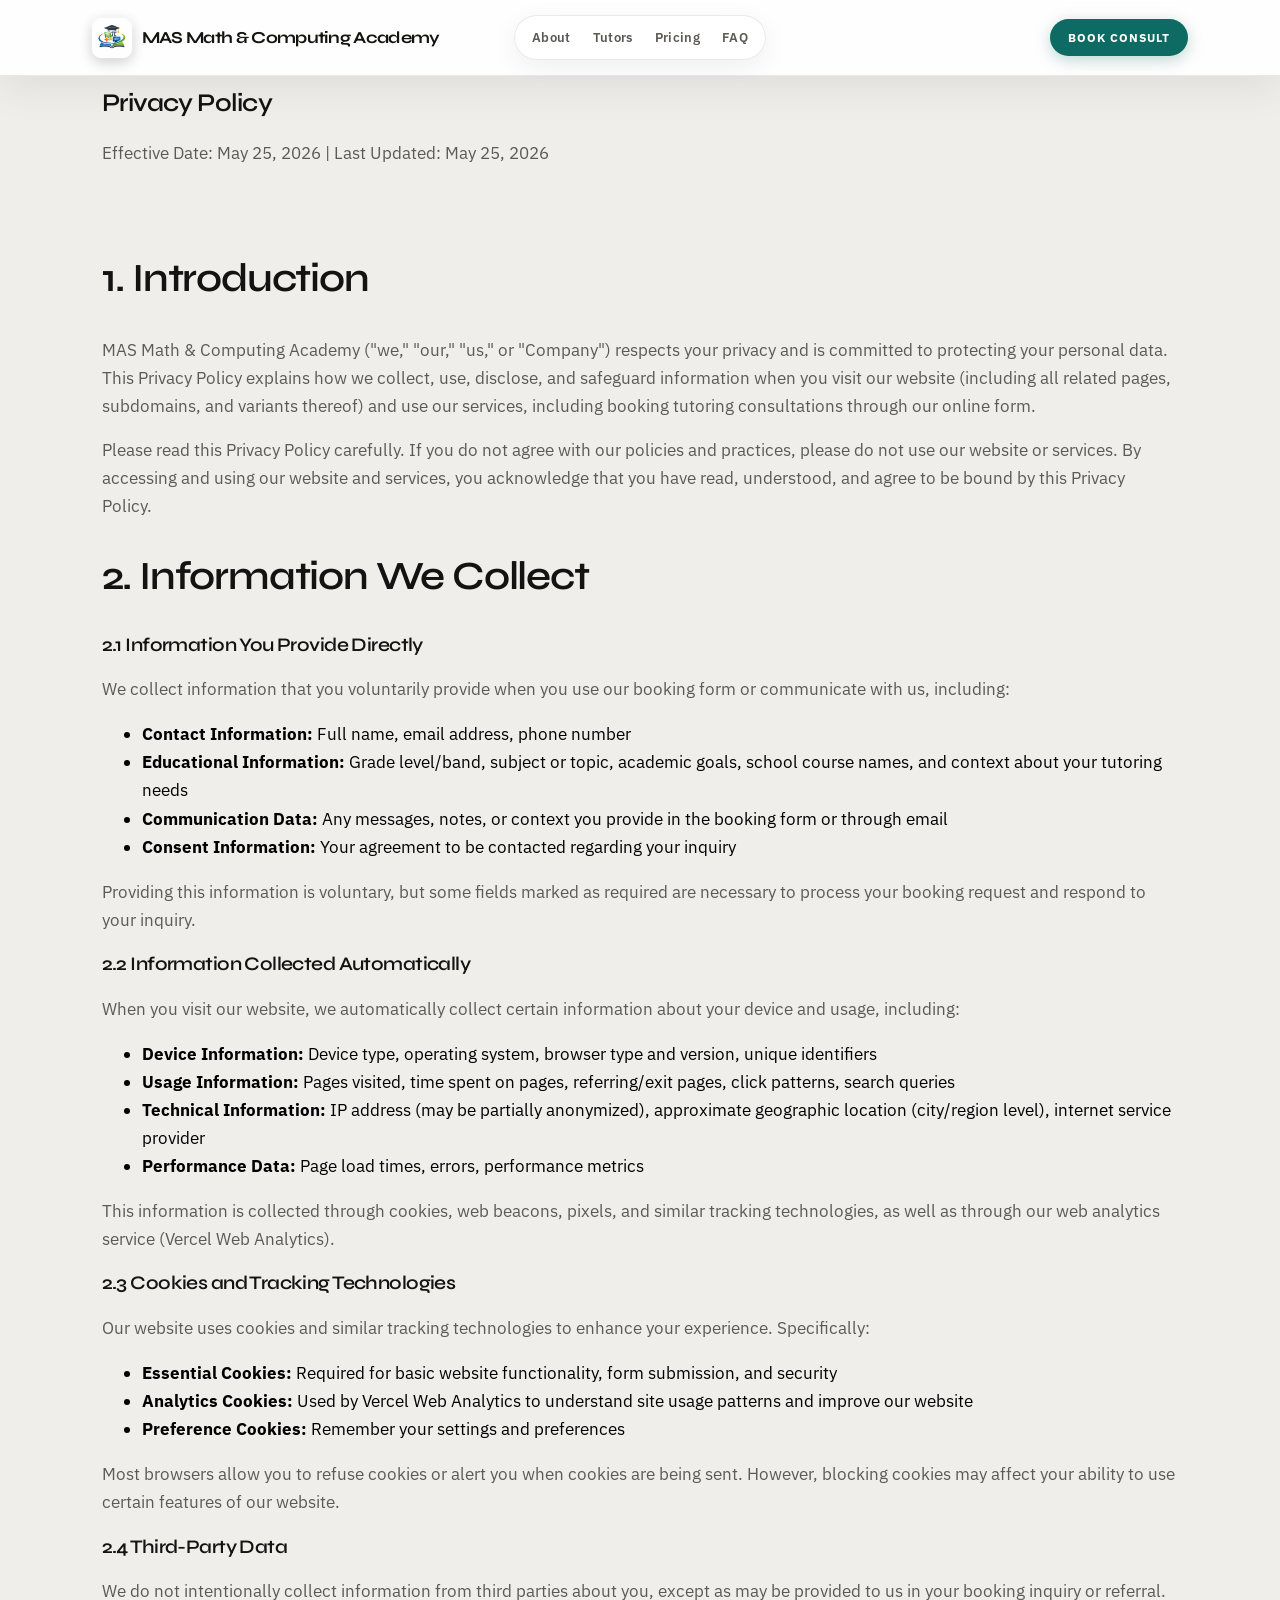
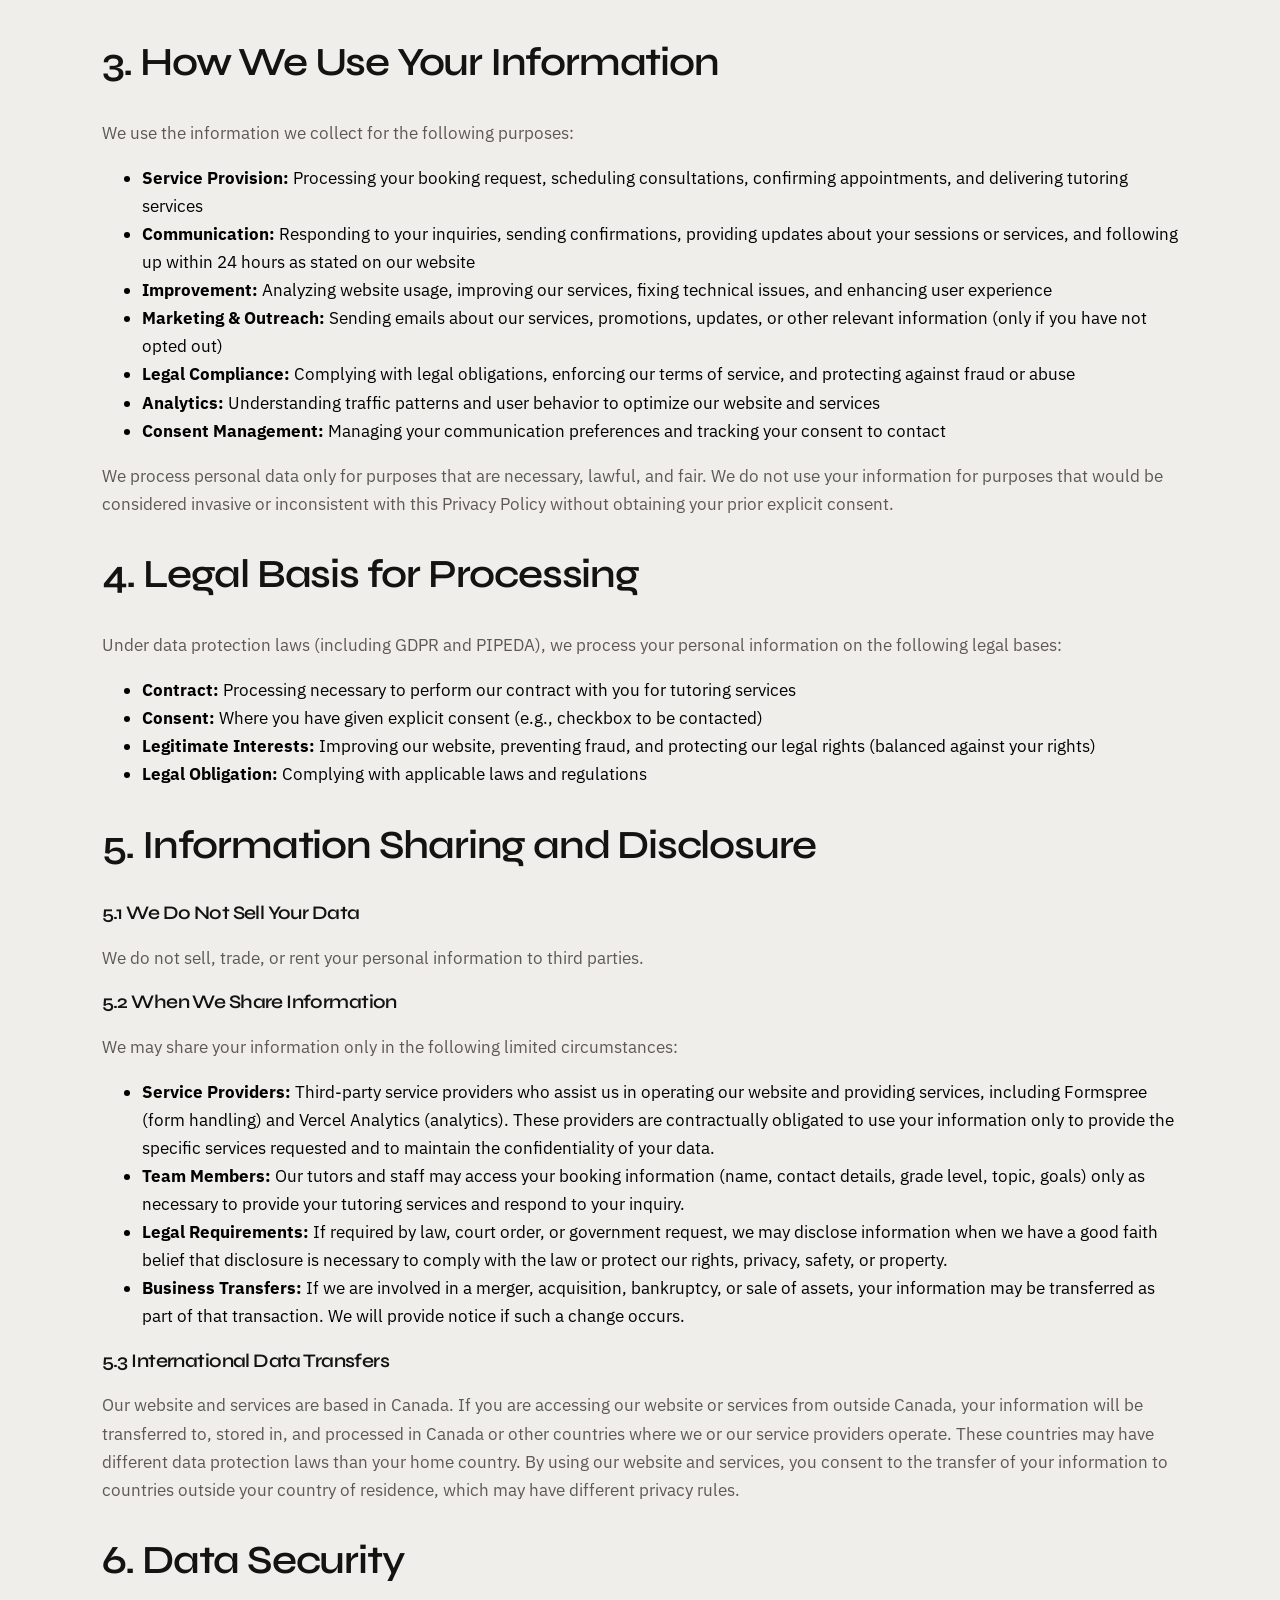
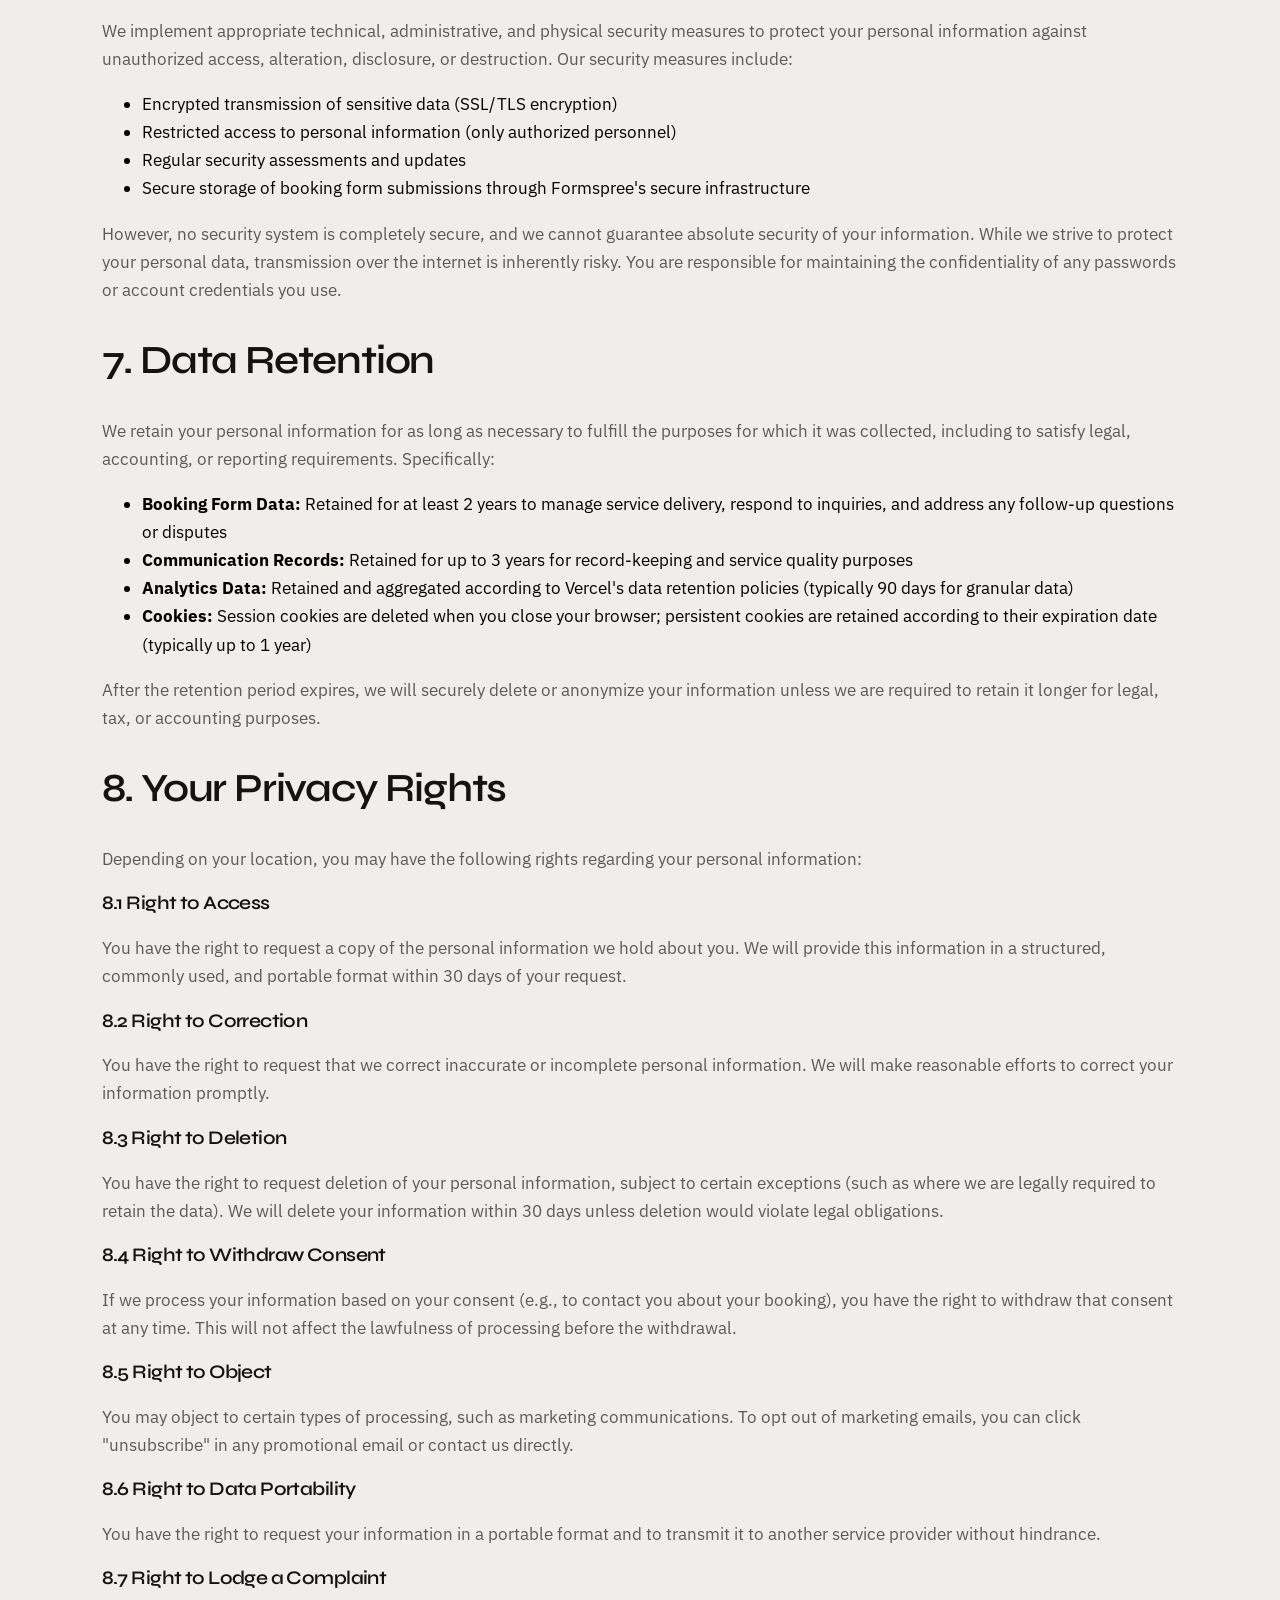
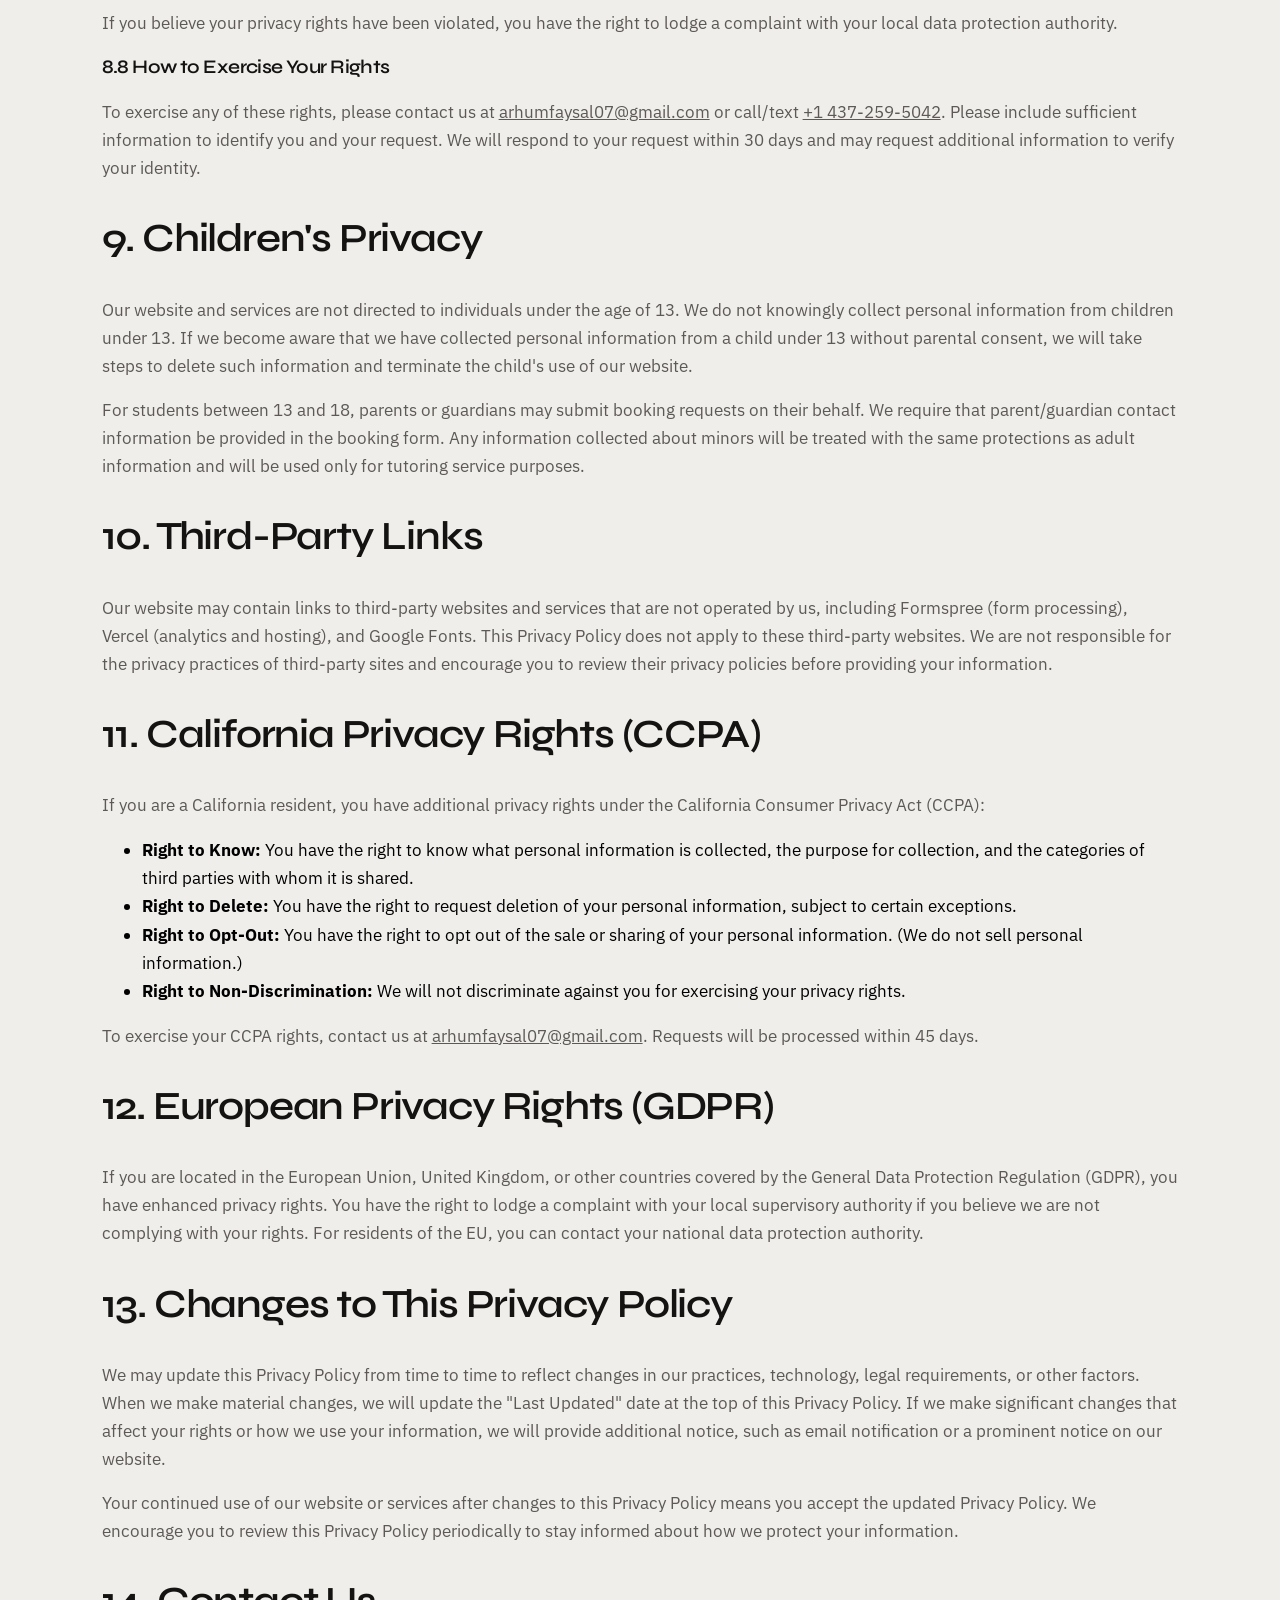
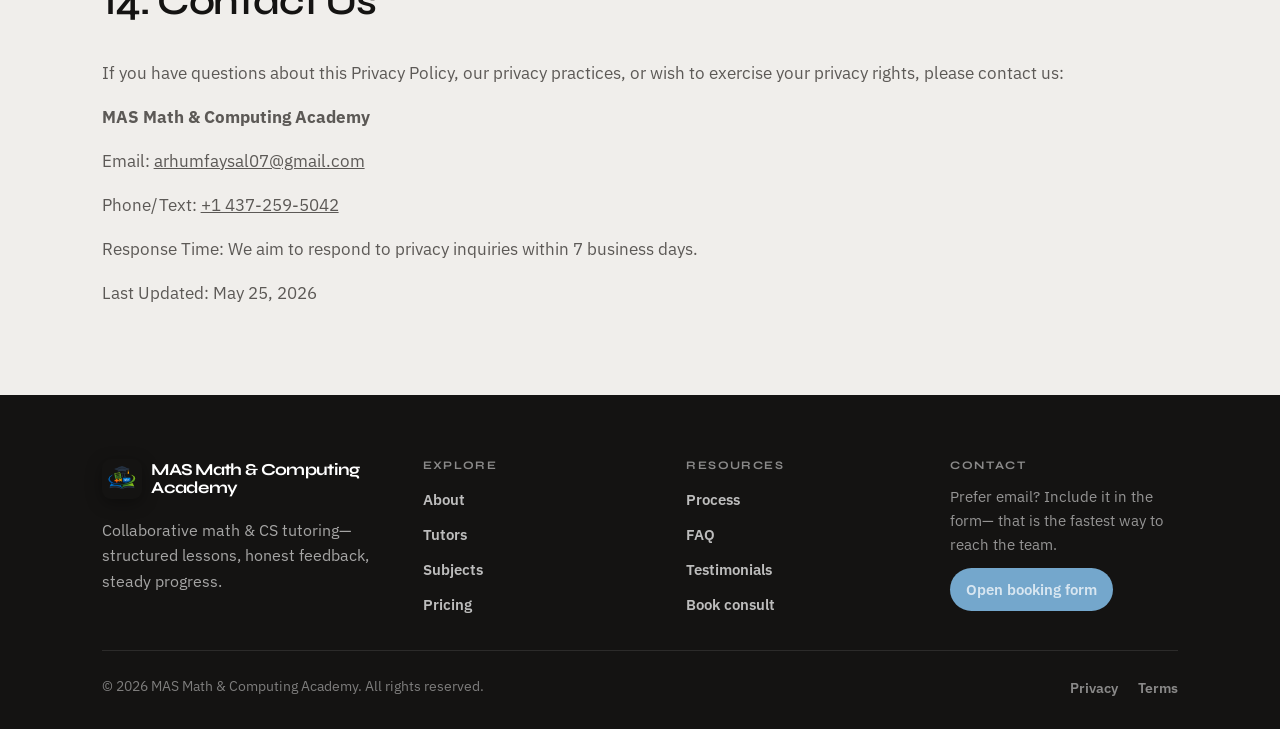
<file: privacy-policy.html>
<!DOCTYPE html>
<html lang="en">
<head>
    <meta charset="UTF-8">
    <meta name="viewport" content="width=device-width, initial-scale=1.0">
    <meta name="description" content="Privacy Policy — MAS Math & Computing Academy. Learn how we collect, use, and protect your personal information.">
    <title>Privacy Policy — MAS Math & Computing Academy</title>
    <link rel="icon" href="images/logo.png" type="image/png">
    <link rel="preconnect" href="https://fonts.googleapis.com">
    <link rel="preconnect" href="https://fonts.gstatic.com" crossorigin>
    <link href="https://fonts.googleapis.com/css2?family=IBM+Plex+Sans:ital,wght@0,400;0,500;0,600;0,700;1,400&family=Syne:wght@500;600;700;800&display=swap" rel="stylesheet">
    <link rel="stylesheet" href="style.css">
</head>
<body>
    <a class="skip-link" href="#main">Skip to content</a>

    <nav class="navbar" id="site-nav" aria-label="Primary">
        <div class="navbar-container">
            <a href="index.html" class="logo" aria-label="MAS Math & Computing Academy home">
                <span class="logo-mark">
                    <img class="logo-img" src="images/logo.png" width="80" height="80" alt="" decoding="async" fetchpriority="high">
                </span>
                <span class="logo-text">MAS Math & Computing Academy</span>
            </a>
            <div class="nav-center">
                <ul class="nav-menu" id="nav-menu">
                    <li><a href="index.html#about" class="nav-link"><span class="nav-link-text">About</span></a></li>
                    <li><a href="index.html#tutors" class="nav-link"><span class="nav-link-text">Tutors</span></a></li>
                    <li><a href="index.html#pricing" class="nav-link"><span class="nav-link-text">Pricing</span></a></li>
                    <li><a href="index.html#faq" class="nav-link"><span class="nav-link-text">FAQ</span></a></li>
                </ul>
            </div>
            <div class="navbar-actions">
                <a href="index.html#booking" class="nav-cta">Book consult</a>
                <button type="button" class="hamburger" id="nav-toggle" aria-expanded="false" aria-controls="nav-menu" aria-label="Open menu">
                    <span></span>
                    <span></span>
                    <span></span>
                </button>
            </div>
        </div>
    </nav>

    <main id="main">
        <section class="legal-header">
            <div class="section-container">
                <h1>Privacy Policy</h1>
                <p class="legal-meta">Effective Date: May 25, 2026 | Last Updated: May 25, 2026</p>
            </div>
        </section>

        <article class="legal-content">
            <div class="section-container">
                <section class="legal-section">
                    <h2>1. Introduction</h2>
                    <p>MAS Math & Computing Academy ("we," "our," "us," or "Company") respects your privacy and is committed to protecting your personal data. This Privacy Policy explains how we collect, use, disclose, and safeguard information when you visit our website (including all related pages, subdomains, and variants thereof) and use our services, including booking tutoring consultations through our online form.</p>
                    <p>Please read this Privacy Policy carefully. If you do not agree with our policies and practices, please do not use our website or services. By accessing and using our website and services, you acknowledge that you have read, understood, and agree to be bound by this Privacy Policy.</p>
                </section>

                <section class="legal-section">
                    <h2>2. Information We Collect</h2>
                    
                    <h3>2.1 Information You Provide Directly</h3>
                    <p>We collect information that you voluntarily provide when you use our booking form or communicate with us, including:</p>
                    <ul>
                        <li><strong>Contact Information:</strong> Full name, email address, phone number</li>
                        <li><strong>Educational Information:</strong> Grade level/band, subject or topic, academic goals, school course names, and context about your tutoring needs</li>
                        <li><strong>Communication Data:</strong> Any messages, notes, or context you provide in the booking form or through email</li>
                        <li><strong>Consent Information:</strong> Your agreement to be contacted regarding your inquiry</li>
                    </ul>
                    <p>Providing this information is voluntary, but some fields marked as required are necessary to process your booking request and respond to your inquiry.</p>

                    <h3>2.2 Information Collected Automatically</h3>
                    <p>When you visit our website, we automatically collect certain information about your device and usage, including:</p>
                    <ul>
                        <li><strong>Device Information:</strong> Device type, operating system, browser type and version, unique identifiers</li>
                        <li><strong>Usage Information:</strong> Pages visited, time spent on pages, referring/exit pages, click patterns, search queries</li>
                        <li><strong>Technical Information:</strong> IP address (may be partially anonymized), approximate geographic location (city/region level), internet service provider</li>
                        <li><strong>Performance Data:</strong> Page load times, errors, performance metrics</li>
                    </ul>
                    <p>This information is collected through cookies, web beacons, pixels, and similar tracking technologies, as well as through our web analytics service (Vercel Web Analytics).</p>

                    <h3>2.3 Cookies and Tracking Technologies</h3>
                    <p>Our website uses cookies and similar tracking technologies to enhance your experience. Specifically:</p>
                    <ul>
                        <li><strong>Essential Cookies:</strong> Required for basic website functionality, form submission, and security</li>
                        <li><strong>Analytics Cookies:</strong> Used by Vercel Web Analytics to understand site usage patterns and improve our website</li>
                        <li><strong>Preference Cookies:</strong> Remember your settings and preferences</li>
                    </ul>
                    <p>Most browsers allow you to refuse cookies or alert you when cookies are being sent. However, blocking cookies may affect your ability to use certain features of our website.</p>

                    <h3>2.4 Third-Party Data</h3>
                    <p>We do not intentionally collect information from third parties about you, except as may be provided to us in your booking inquiry or referral.</p>
                </section>

                <section class="legal-section">
                    <h2>3. How We Use Your Information</h2>
                    <p>We use the information we collect for the following purposes:</p>
                    <ul>
                        <li><strong>Service Provision:</strong> Processing your booking request, scheduling consultations, confirming appointments, and delivering tutoring services</li>
                        <li><strong>Communication:</strong> Responding to your inquiries, sending confirmations, providing updates about your sessions or services, and following up within 24 hours as stated on our website</li>
                        <li><strong>Improvement:</strong> Analyzing website usage, improving our services, fixing technical issues, and enhancing user experience</li>
                        <li><strong>Marketing & Outreach:</strong> Sending emails about our services, promotions, updates, or other relevant information (only if you have not opted out)</li>
                        <li><strong>Legal Compliance:</strong> Complying with legal obligations, enforcing our terms of service, and protecting against fraud or abuse</li>
                        <li><strong>Analytics:</strong> Understanding traffic patterns and user behavior to optimize our website and services</li>
                        <li><strong>Consent Management:</strong> Managing your communication preferences and tracking your consent to contact</li>
                    </ul>
                    <p>We process personal data only for purposes that are necessary, lawful, and fair. We do not use your information for purposes that would be considered invasive or inconsistent with this Privacy Policy without obtaining your prior explicit consent.</p>
                </section>

                <section class="legal-section">
                    <h2>4. Legal Basis for Processing</h2>
                    <p>Under data protection laws (including GDPR and PIPEDA), we process your personal information on the following legal bases:</p>
                    <ul>
                        <li><strong>Contract:</strong> Processing necessary to perform our contract with you for tutoring services</li>
                        <li><strong>Consent:</strong> Where you have given explicit consent (e.g., checkbox to be contacted)</li>
                        <li><strong>Legitimate Interests:</strong> Improving our website, preventing fraud, and protecting our legal rights (balanced against your rights)</li>
                        <li><strong>Legal Obligation:</strong> Complying with applicable laws and regulations</li>
                    </ul>
                </section>

                <section class="legal-section">
                    <h2>5. Information Sharing and Disclosure</h2>
                    
                    <h3>5.1 We Do Not Sell Your Data</h3>
                    <p>We do not sell, trade, or rent your personal information to third parties.</p>

                    <h3>5.2 When We Share Information</h3>
                    <p>We may share your information only in the following limited circumstances:</p>
                    <ul>
                        <li><strong>Service Providers:</strong> Third-party service providers who assist us in operating our website and providing services, including Formspree (form handling) and Vercel Analytics (analytics). These providers are contractually obligated to use your information only to provide the specific services requested and to maintain the confidentiality of your data.</li>
                        <li><strong>Team Members:</strong> Our tutors and staff may access your booking information (name, contact details, grade level, topic, goals) only as necessary to provide your tutoring services and respond to your inquiry.</li>
                        <li><strong>Legal Requirements:</strong> If required by law, court order, or government request, we may disclose information when we have a good faith belief that disclosure is necessary to comply with the law or protect our rights, privacy, safety, or property.</li>
                        <li><strong>Business Transfers:</strong> If we are involved in a merger, acquisition, bankruptcy, or sale of assets, your information may be transferred as part of that transaction. We will provide notice if such a change occurs.</li>
                    </ul>

                    <h3>5.3 International Data Transfers</h3>
                    <p>Our website and services are based in Canada. If you are accessing our website or services from outside Canada, your information will be transferred to, stored in, and processed in Canada or other countries where we or our service providers operate. These countries may have different data protection laws than your home country. By using our website and services, you consent to the transfer of your information to countries outside your country of residence, which may have different privacy rules.</p>
                </section>

                <section class="legal-section">
                    <h2>6. Data Security</h2>
                    <p>We implement appropriate technical, administrative, and physical security measures to protect your personal information against unauthorized access, alteration, disclosure, or destruction. Our security measures include:</p>
                    <ul>
                        <li>Encrypted transmission of sensitive data (SSL/TLS encryption)</li>
                        <li>Restricted access to personal information (only authorized personnel)</li>
                        <li>Regular security assessments and updates</li>
                        <li>Secure storage of booking form submissions through Formspree's secure infrastructure</li>
                    </ul>
                    <p>However, no security system is completely secure, and we cannot guarantee absolute security of your information. While we strive to protect your personal data, transmission over the internet is inherently risky. You are responsible for maintaining the confidentiality of any passwords or account credentials you use.</p>
                </section>

                <section class="legal-section">
                    <h2>7. Data Retention</h2>
                    <p>We retain your personal information for as long as necessary to fulfill the purposes for which it was collected, including to satisfy legal, accounting, or reporting requirements. Specifically:</p>
                    <ul>
                        <li><strong>Booking Form Data:</strong> Retained for at least 2 years to manage service delivery, respond to inquiries, and address any follow-up questions or disputes</li>
                        <li><strong>Communication Records:</strong> Retained for up to 3 years for record-keeping and service quality purposes</li>
                        <li><strong>Analytics Data:</strong> Retained and aggregated according to Vercel's data retention policies (typically 90 days for granular data)</li>
                        <li><strong>Cookies:</strong> Session cookies are deleted when you close your browser; persistent cookies are retained according to their expiration date (typically up to 1 year)</li>
                    </ul>
                    <p>After the retention period expires, we will securely delete or anonymize your information unless we are required to retain it longer for legal, tax, or accounting purposes.</p>
                </section>

                <section class="legal-section">
                    <h2>8. Your Privacy Rights</h2>
                    <p>Depending on your location, you may have the following rights regarding your personal information:</p>
                    
                    <h3>8.1 Right to Access</h3>
                    <p>You have the right to request a copy of the personal information we hold about you. We will provide this information in a structured, commonly used, and portable format within 30 days of your request.</p>

                    <h3>8.2 Right to Correction</h3>
                    <p>You have the right to request that we correct inaccurate or incomplete personal information. We will make reasonable efforts to correct your information promptly.</p>

                    <h3>8.3 Right to Deletion</h3>
                    <p>You have the right to request deletion of your personal information, subject to certain exceptions (such as where we are legally required to retain the data). We will delete your information within 30 days unless deletion would violate legal obligations.</p>

                    <h3>8.4 Right to Withdraw Consent</h3>
                    <p>If we process your information based on your consent (e.g., to contact you about your booking), you have the right to withdraw that consent at any time. This will not affect the lawfulness of processing before the withdrawal.</p>

                    <h3>8.5 Right to Object</h3>
                    <p>You may object to certain types of processing, such as marketing communications. To opt out of marketing emails, you can click "unsubscribe" in any promotional email or contact us directly.</p>

                    <h3>8.6 Right to Data Portability</h3>
                    <p>You have the right to request your information in a portable format and to transmit it to another service provider without hindrance.</p>

                    <h3>8.7 Right to Lodge a Complaint</h3>
                    <p>If you believe your privacy rights have been violated, you have the right to lodge a complaint with your local data protection authority.</p>

                    <h3>8.8 How to Exercise Your Rights</h3>
                    <p>To exercise any of these rights, please contact us at <a href="mailto:arhumfaysal07@gmail.com">arhumfaysal07@gmail.com</a> or call/text <a href="tel:+14372595042">+1 437-259-5042</a>. Please include sufficient information to identify you and your request. We will respond to your request within 30 days and may request additional information to verify your identity.</p>
                </section>

                <section class="legal-section">
                    <h2>9. Children's Privacy</h2>
                    <p>Our website and services are not directed to individuals under the age of 13. We do not knowingly collect personal information from children under 13. If we become aware that we have collected personal information from a child under 13 without parental consent, we will take steps to delete such information and terminate the child's use of our website.</p>
                    <p>For students between 13 and 18, parents or guardians may submit booking requests on their behalf. We require that parent/guardian contact information be provided in the booking form. Any information collected about minors will be treated with the same protections as adult information and will be used only for tutoring service purposes.</p>
                </section>

                <section class="legal-section">
                    <h2>10. Third-Party Links</h2>
                    <p>Our website may contain links to third-party websites and services that are not operated by us, including Formspree (form processing), Vercel (analytics and hosting), and Google Fonts. This Privacy Policy does not apply to these third-party websites. We are not responsible for the privacy practices of third-party sites and encourage you to review their privacy policies before providing your information.</p>
                </section>

                <section class="legal-section">
                    <h2>11. California Privacy Rights (CCPA)</h2>
                    <p>If you are a California resident, you have additional privacy rights under the California Consumer Privacy Act (CCPA):</p>
                    <ul>
                        <li><strong>Right to Know:</strong> You have the right to know what personal information is collected, the purpose for collection, and the categories of third parties with whom it is shared.</li>
                        <li><strong>Right to Delete:</strong> You have the right to request deletion of your personal information, subject to certain exceptions.</li>
                        <li><strong>Right to Opt-Out:</strong> You have the right to opt out of the sale or sharing of your personal information. (We do not sell personal information.)</li>
                        <li><strong>Right to Non-Discrimination:</strong> We will not discriminate against you for exercising your privacy rights.</li>
                    </ul>
                    <p>To exercise your CCPA rights, contact us at <a href="mailto:arhumfaysal07@gmail.com">arhumfaysal07@gmail.com</a>. Requests will be processed within 45 days.</p>
                </section>

                <section class="legal-section">
                    <h2>12. European Privacy Rights (GDPR)</h2>
                    <p>If you are located in the European Union, United Kingdom, or other countries covered by the General Data Protection Regulation (GDPR), you have enhanced privacy rights. You have the right to lodge a complaint with your local supervisory authority if you believe we are not complying with your rights. For residents of the EU, you can contact your national data protection authority.</p>
                </section>

                <section class="legal-section">
                    <h2>13. Changes to This Privacy Policy</h2>
                    <p>We may update this Privacy Policy from time to time to reflect changes in our practices, technology, legal requirements, or other factors. When we make material changes, we will update the "Last Updated" date at the top of this Privacy Policy. If we make significant changes that affect your rights or how we use your information, we will provide additional notice, such as email notification or a prominent notice on our website.</p>
                    <p>Your continued use of our website or services after changes to this Privacy Policy means you accept the updated Privacy Policy. We encourage you to review this Privacy Policy periodically to stay informed about how we protect your information.</p>
                </section>

                <section class="legal-section">
                    <h2>14. Contact Us</h2>
                    <p>If you have questions about this Privacy Policy, our privacy practices, or wish to exercise your privacy rights, please contact us:</p>
                    <div class="contact-box">
                        <p><strong>MAS Math & Computing Academy</strong></p>
                        <p>Email: <a href="mailto:arhumfaysal07@gmail.com">arhumfaysal07@gmail.com</a></p>
                        <p>Phone/Text: <a href="tel:+14372595042">+1 437-259-5042</a></p>
                        <p>Response Time: We aim to respond to privacy inquiries within 7 business days.</p>
                    </div>
                </section>

                <p class="legal-footer">Last Updated: May 25, 2026</p>
            </div>
        </article>
    </main>

    <footer class="footer">
        <div class="footer-container">
            <div class="footer-grid">
                <div class="footer-brand">
                    <a href="index.html" class="logo logo--footer">
                        <span class="logo-mark">
                            <img class="logo-img" src="images/logo.png" width="112" height="112" alt="" decoding="async">
                        </span>
                        <span class="logo-text">MAS Math & Computing Academy</span>
                    </a>
                    <p>Collaborative math &amp; CS tutoring—structured lessons, honest feedback, steady progress.</p>
                </div>
                <div class="footer-col">
                    <h4>Explore</h4>
                    <ul>
                        <li><a href="index.html#about">About</a></li>
                        <li><a href="index.html#tutors">Tutors</a></li>
                        <li><a href="index.html#subjects">Subjects</a></li>
                        <li><a href="index.html#pricing">Pricing</a></li>
                    </ul>
                </div>
                <div class="footer-col">
                    <h4>Resources</h4>
                    <ul>
                        <li><a href="index.html#how-it-works">Process</a></li>
                        <li><a href="index.html#faq">FAQ</a></li>
                        <li><a href="index.html#testimonials">Testimonials</a></li>
                        <li><a href="index.html#booking">Book consult</a></li>
                    </ul>
                </div>
                <div class="footer-col">
                    <h4>Contact</h4>
                    <p class="footer-note">Prefer email? Include it in the form— that is the fastest way to reach the team.</p>
                    <a class="footer-cta" href="index.html#booking">Open booking form</a>
                </div>
            </div>
            <div class="footer-bottom">
                <p>© <span id="year"></span> MAS Math & Computing Academy. All rights reserved.</p>
                <ul class="footer-links">
                    <li><a href="privacy-policy.html">Privacy</a></li>
                    <li><a href="terms-of-service.html">Terms</a></li>
                </ul>
            </div>
        </div>
    </footer>

    <script>
        document.getElementById('year').textContent = new Date().getFullYear();
    </script>
    <script defer src="script.js"></script>
</body>
</html>
</file>
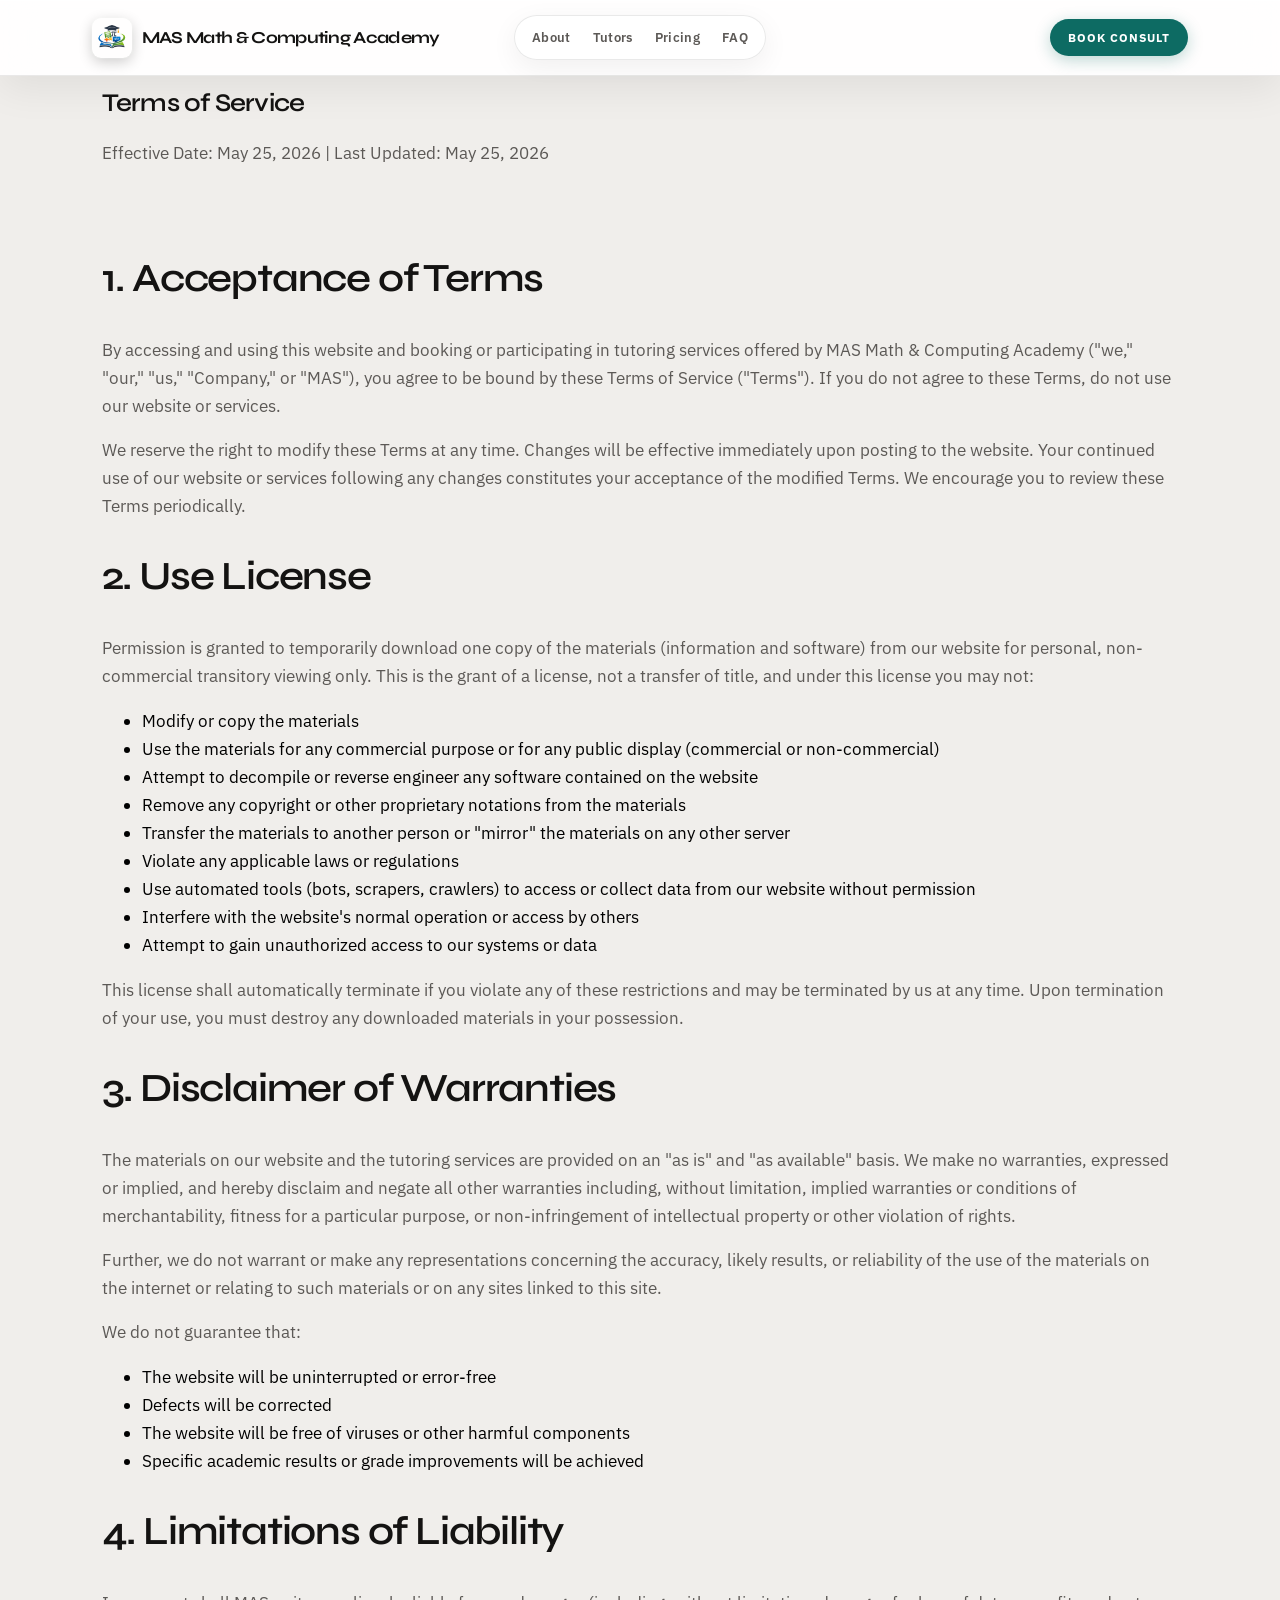
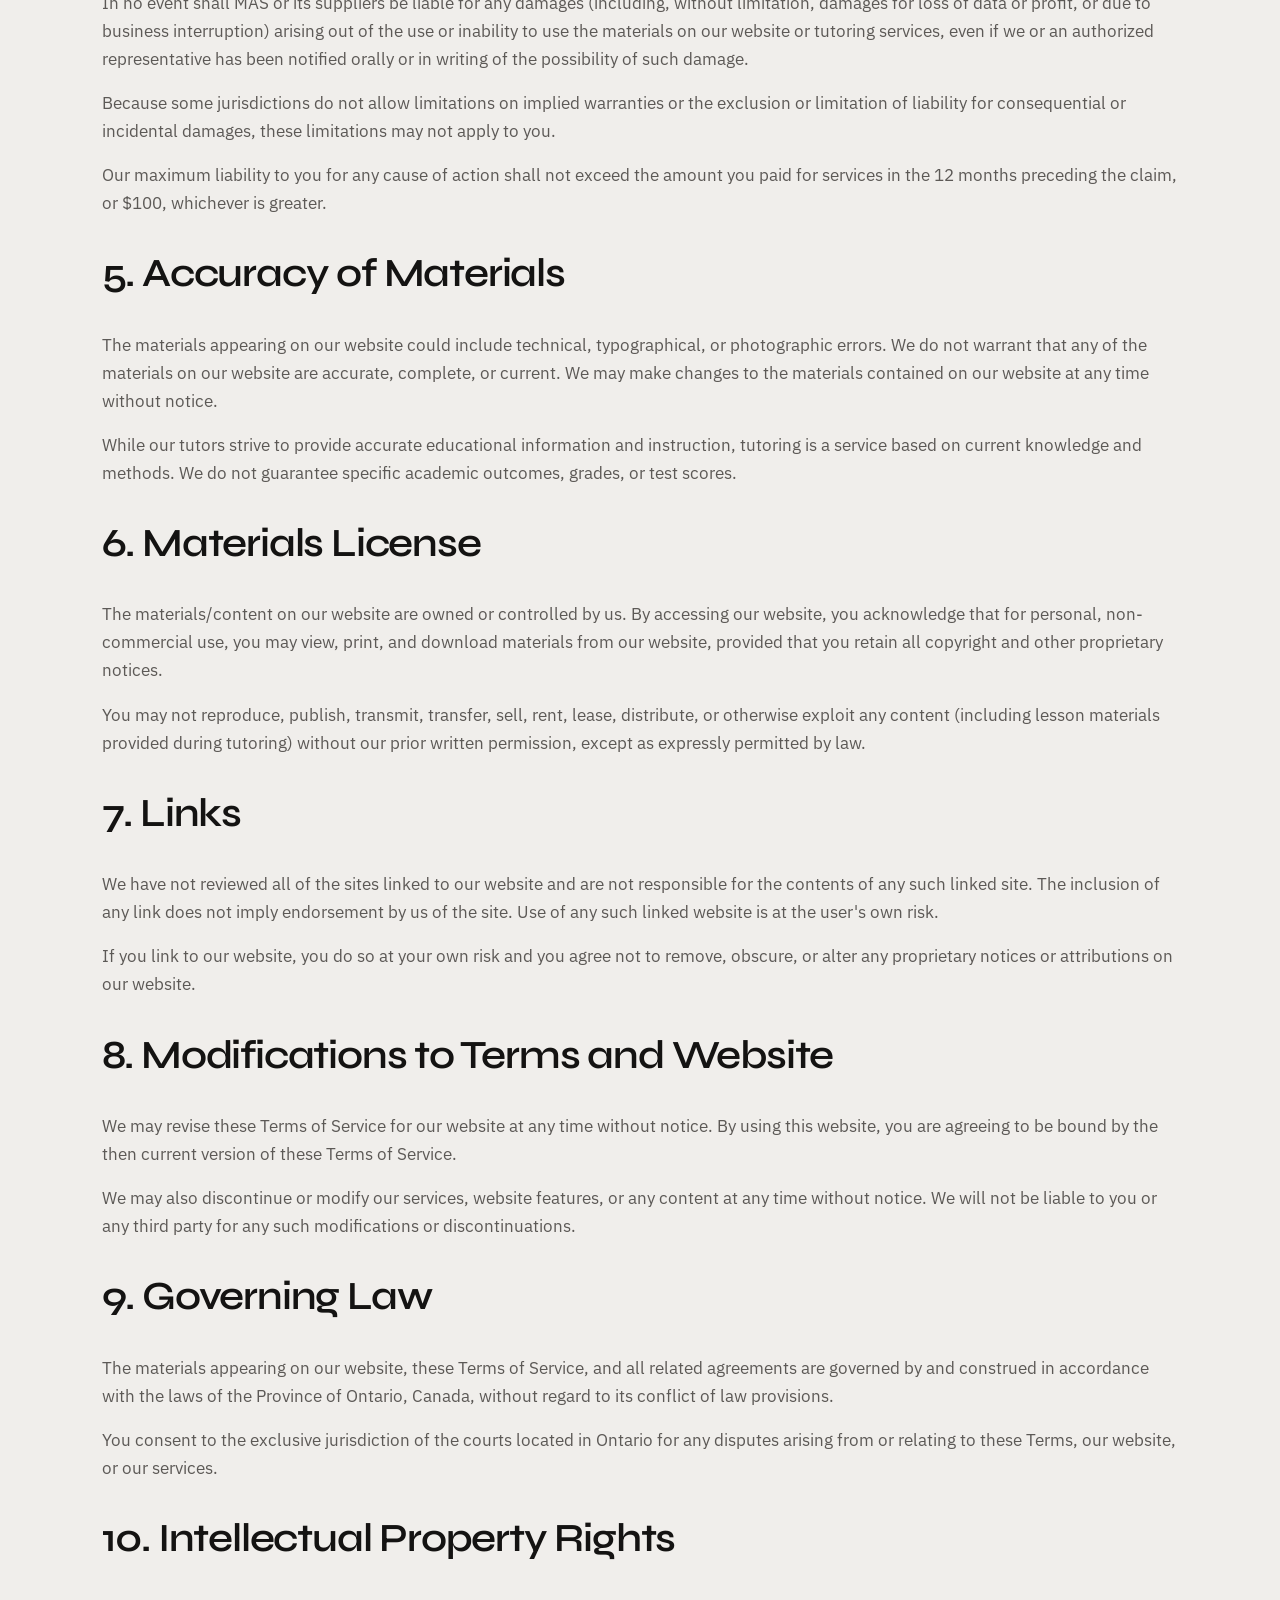
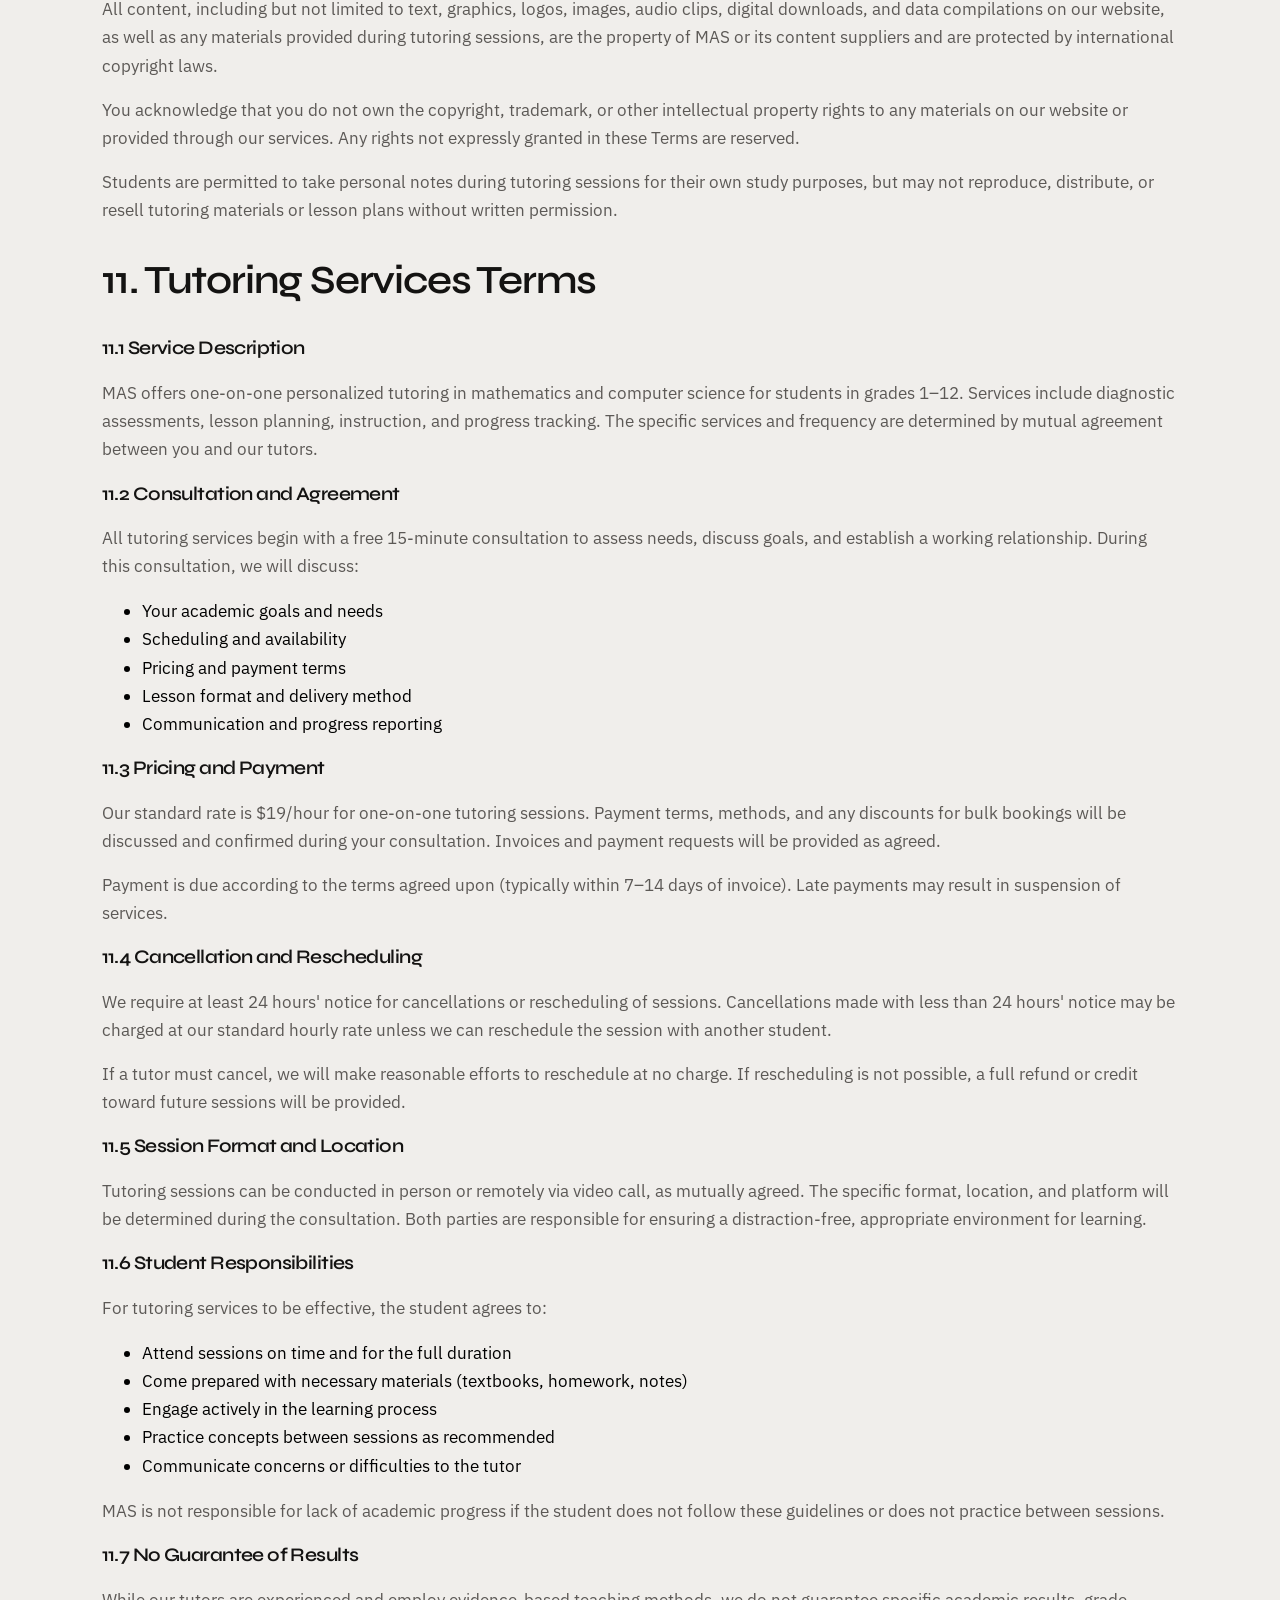
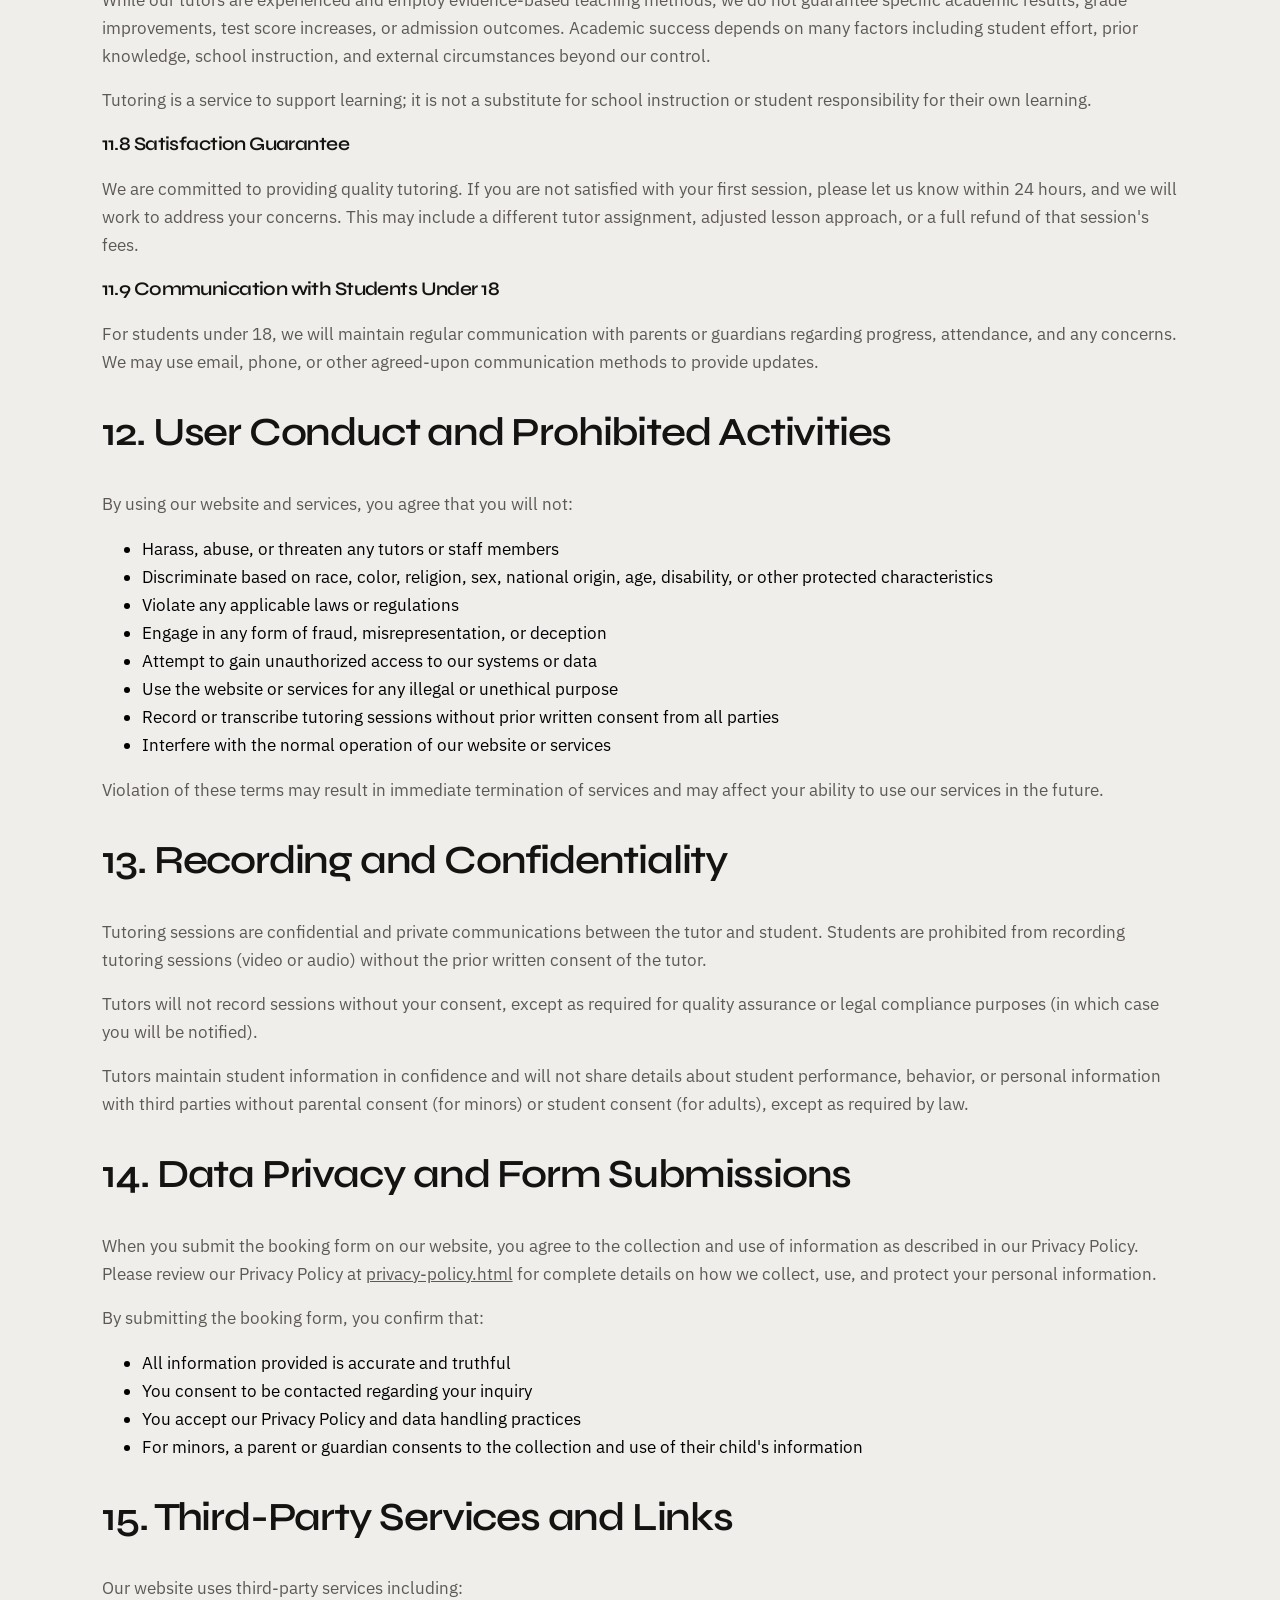
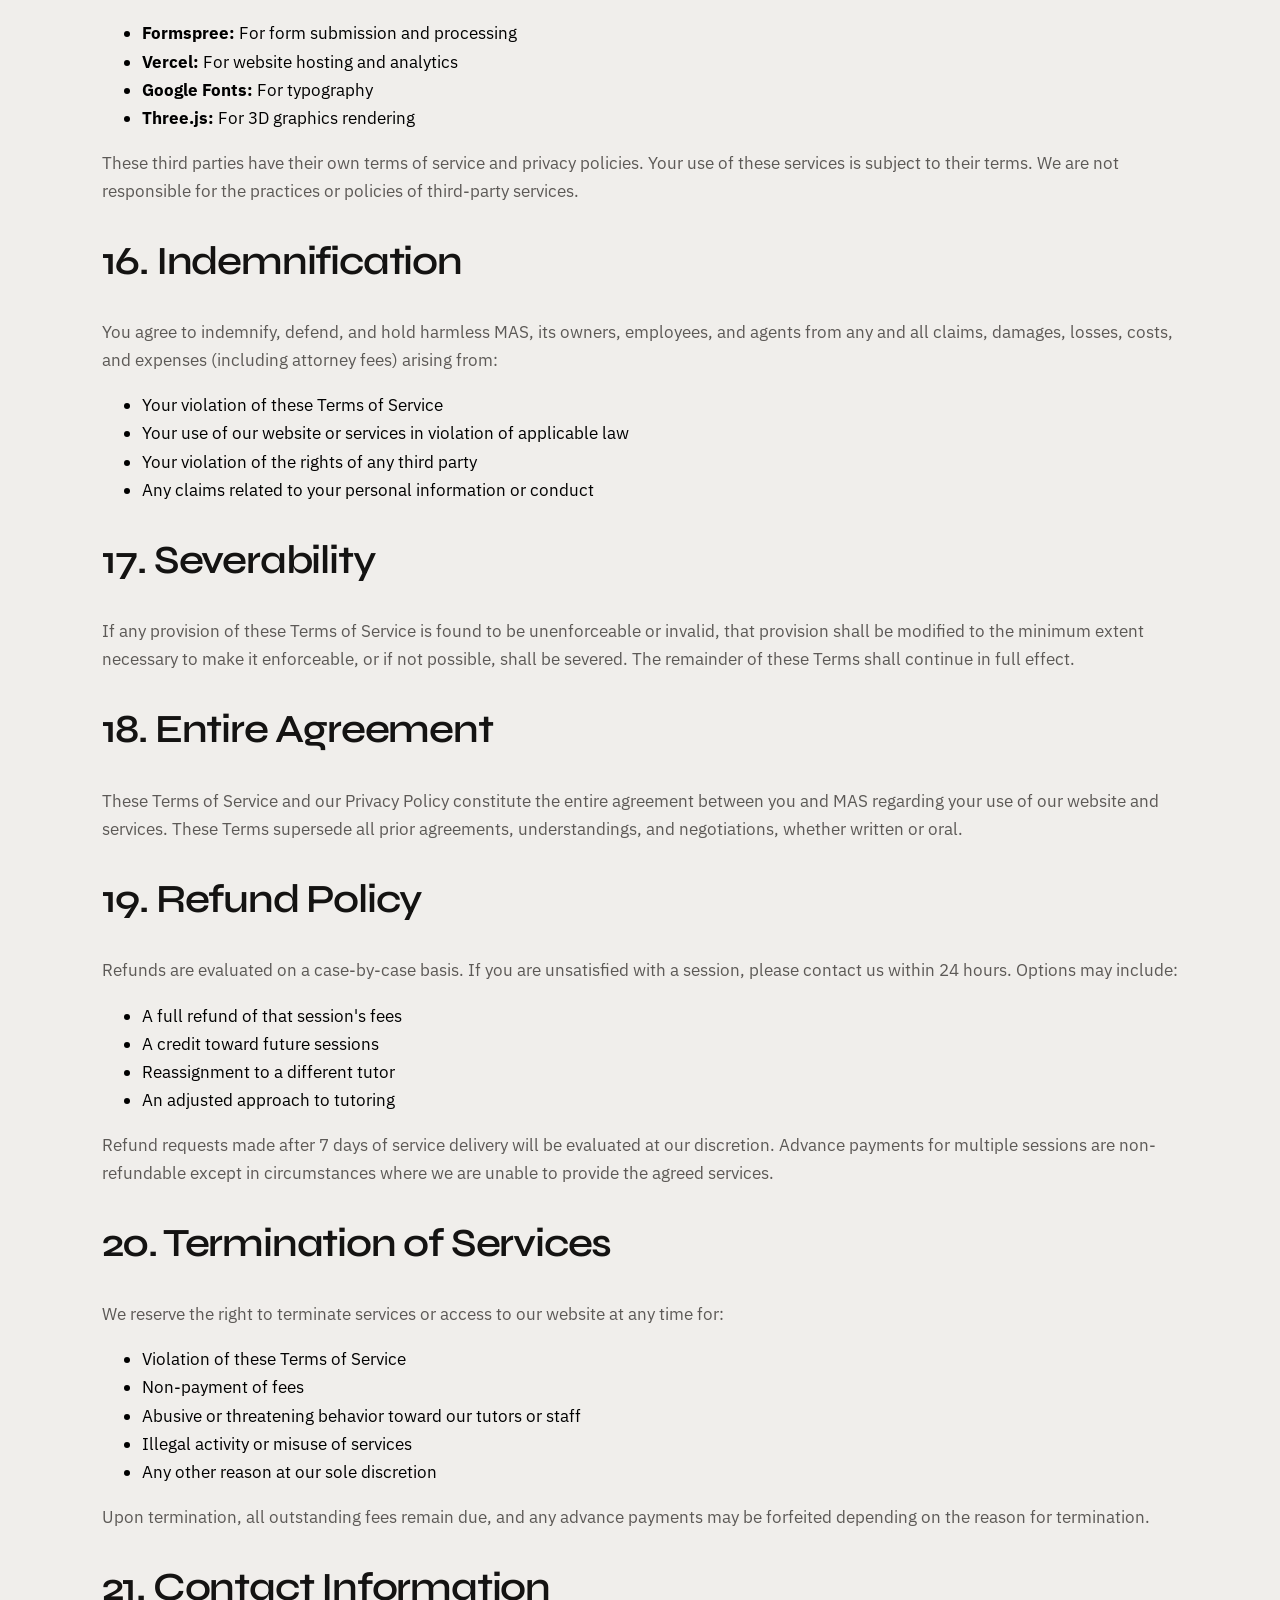
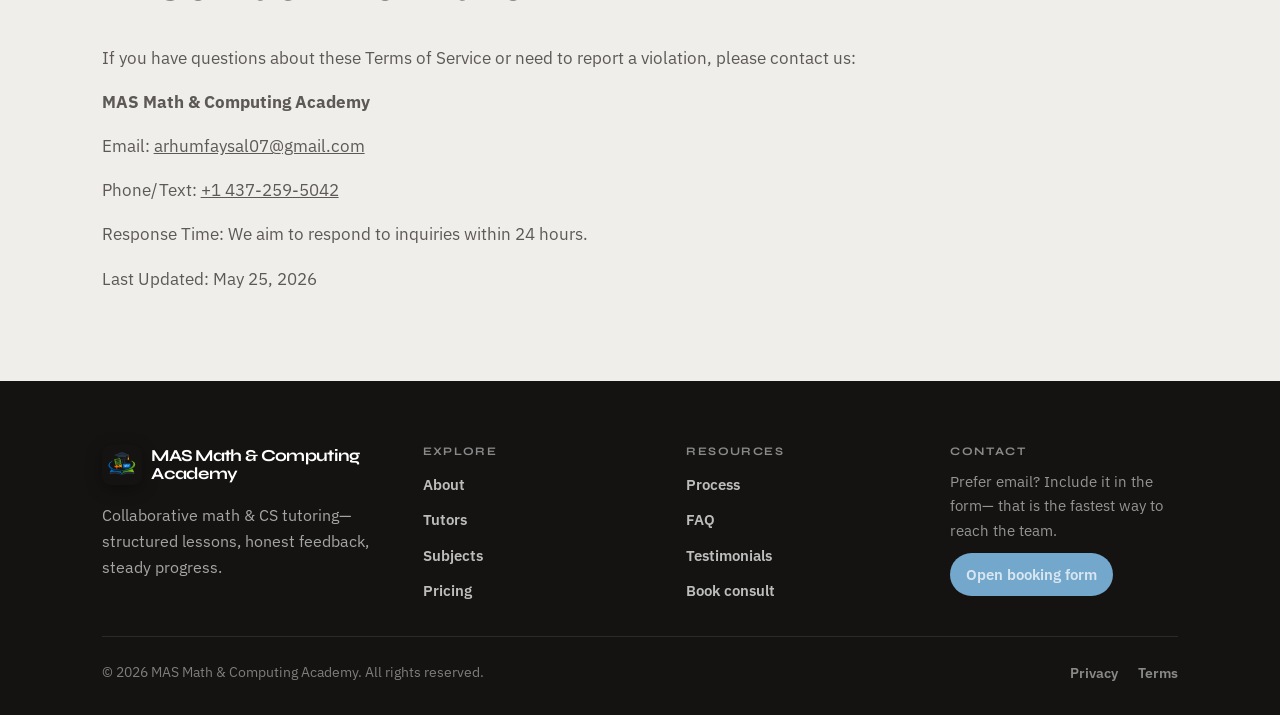
<file: terms-of-service.html>
<!DOCTYPE html>
<html lang="en">
<head>
    <meta charset="UTF-8">
    <meta name="viewport" content="width=device-width, initial-scale=1.0">
    <meta name="description" content="Terms of Service — MAS Math & Computing Academy. Review our terms and conditions for using our tutoring services and website.">
    <title>Terms of Service — MAS Math & Computing Academy</title>
    <link rel="icon" href="images/logo.png" type="image/png">
    <link rel="preconnect" href="https://fonts.googleapis.com">
    <link rel="preconnect" href="https://fonts.gstatic.com" crossorigin>
    <link href="https://fonts.googleapis.com/css2?family=IBM+Plex+Sans:ital,wght@0,400;0,500;0,600;0,700;1,400&family=Syne:wght@500;600;700;800&display=swap" rel="stylesheet">
    <link rel="stylesheet" href="style.css">
</head>
<body>
    <a class="skip-link" href="#main">Skip to content</a>

    <nav class="navbar" id="site-nav" aria-label="Primary">
        <div class="navbar-container">
            <a href="index.html" class="logo" aria-label="MAS Math & Computing Academy home">
                <span class="logo-mark">
                    <img class="logo-img" src="images/logo.png" width="80" height="80" alt="" decoding="async" fetchpriority="high">
                </span>
                <span class="logo-text">MAS Math & Computing Academy</span>
            </a>
            <div class="nav-center">
                <ul class="nav-menu" id="nav-menu">
                    <li><a href="index.html#about" class="nav-link"><span class="nav-link-text">About</span></a></li>
                    <li><a href="index.html#tutors" class="nav-link"><span class="nav-link-text">Tutors</span></a></li>
                    <li><a href="index.html#pricing" class="nav-link"><span class="nav-link-text">Pricing</span></a></li>
                    <li><a href="index.html#faq" class="nav-link"><span class="nav-link-text">FAQ</span></a></li>
                </ul>
            </div>
            <div class="navbar-actions">
                <a href="index.html#booking" class="nav-cta">Book consult</a>
                <button type="button" class="hamburger" id="nav-toggle" aria-expanded="false" aria-controls="nav-menu" aria-label="Open menu">
                    <span></span>
                    <span></span>
                    <span></span>
                </button>
            </div>
        </div>
    </nav>

    <main id="main">
        <section class="legal-header">
            <div class="section-container">
                <h1>Terms of Service</h1>
                <p class="legal-meta">Effective Date: May 25, 2026 | Last Updated: May 25, 2026</p>
            </div>
        </section>

        <article class="legal-content">
            <div class="section-container">
                <section class="legal-section">
                    <h2>1. Acceptance of Terms</h2>
                    <p>By accessing and using this website and booking or participating in tutoring services offered by MAS Math & Computing Academy ("we," "our," "us," "Company," or "MAS"), you agree to be bound by these Terms of Service ("Terms"). If you do not agree to these Terms, do not use our website or services.</p>
                    <p>We reserve the right to modify these Terms at any time. Changes will be effective immediately upon posting to the website. Your continued use of our website or services following any changes constitutes your acceptance of the modified Terms. We encourage you to review these Terms periodically.</p>
                </section>

                <section class="legal-section">
                    <h2>2. Use License</h2>
                    <p>Permission is granted to temporarily download one copy of the materials (information and software) from our website for personal, non-commercial transitory viewing only. This is the grant of a license, not a transfer of title, and under this license you may not:</p>
                    <ul>
                        <li>Modify or copy the materials</li>
                        <li>Use the materials for any commercial purpose or for any public display (commercial or non-commercial)</li>
                        <li>Attempt to decompile or reverse engineer any software contained on the website</li>
                        <li>Remove any copyright or other proprietary notations from the materials</li>
                        <li>Transfer the materials to another person or "mirror" the materials on any other server</li>
                        <li>Violate any applicable laws or regulations</li>
                        <li>Use automated tools (bots, scrapers, crawlers) to access or collect data from our website without permission</li>
                        <li>Interfere with the website's normal operation or access by others</li>
                        <li>Attempt to gain unauthorized access to our systems or data</li>
                    </ul>
                    <p>This license shall automatically terminate if you violate any of these restrictions and may be terminated by us at any time. Upon termination of your use, you must destroy any downloaded materials in your possession.</p>
                </section>

                <section class="legal-section">
                    <h2>3. Disclaimer of Warranties</h2>
                    <p>The materials on our website and the tutoring services are provided on an "as is" and "as available" basis. We make no warranties, expressed or implied, and hereby disclaim and negate all other warranties including, without limitation, implied warranties or conditions of merchantability, fitness for a particular purpose, or non-infringement of intellectual property or other violation of rights.</p>
                    <p>Further, we do not warrant or make any representations concerning the accuracy, likely results, or reliability of the use of the materials on the internet or relating to such materials or on any sites linked to this site.</p>
                    <p>We do not guarantee that:</p>
                    <ul>
                        <li>The website will be uninterrupted or error-free</li>
                        <li>Defects will be corrected</li>
                        <li>The website will be free of viruses or other harmful components</li>
                        <li>Specific academic results or grade improvements will be achieved</li>
                    </ul>
                </section>

                <section class="legal-section">
                    <h2>4. Limitations of Liability</h2>
                    <p>In no event shall MAS or its suppliers be liable for any damages (including, without limitation, damages for loss of data or profit, or due to business interruption) arising out of the use or inability to use the materials on our website or tutoring services, even if we or an authorized representative has been notified orally or in writing of the possibility of such damage.</p>
                    <p>Because some jurisdictions do not allow limitations on implied warranties or the exclusion or limitation of liability for consequential or incidental damages, these limitations may not apply to you.</p>
                    <p>Our maximum liability to you for any cause of action shall not exceed the amount you paid for services in the 12 months preceding the claim, or $100, whichever is greater.</p>
                </section>

                <section class="legal-section">
                    <h2>5. Accuracy of Materials</h2>
                    <p>The materials appearing on our website could include technical, typographical, or photographic errors. We do not warrant that any of the materials on our website are accurate, complete, or current. We may make changes to the materials contained on our website at any time without notice.</p>
                    <p>While our tutors strive to provide accurate educational information and instruction, tutoring is a service based on current knowledge and methods. We do not guarantee specific academic outcomes, grades, or test scores.</p>
                </section>

                <section class="legal-section">
                    <h2>6. Materials License</h2>
                    <p>The materials/content on our website are owned or controlled by us. By accessing our website, you acknowledge that for personal, non-commercial use, you may view, print, and download materials from our website, provided that you retain all copyright and other proprietary notices.</p>
                    <p>You may not reproduce, publish, transmit, transfer, sell, rent, lease, distribute, or otherwise exploit any content (including lesson materials provided during tutoring) without our prior written permission, except as expressly permitted by law.</p>
                </section>

                <section class="legal-section">
                    <h2>7. Links</h2>
                    <p>We have not reviewed all of the sites linked to our website and are not responsible for the contents of any such linked site. The inclusion of any link does not imply endorsement by us of the site. Use of any such linked website is at the user's own risk.</p>
                    <p>If you link to our website, you do so at your own risk and you agree not to remove, obscure, or alter any proprietary notices or attributions on our website.</p>
                </section>

                <section class="legal-section">
                    <h2>8. Modifications to Terms and Website</h2>
                    <p>We may revise these Terms of Service for our website at any time without notice. By using this website, you are agreeing to be bound by the then current version of these Terms of Service.</p>
                    <p>We may also discontinue or modify our services, website features, or any content at any time without notice. We will not be liable to you or any third party for any such modifications or discontinuations.</p>
                </section>

                <section class="legal-section">
                    <h2>9. Governing Law</h2>
                    <p>The materials appearing on our website, these Terms of Service, and all related agreements are governed by and construed in accordance with the laws of the Province of Ontario, Canada, without regard to its conflict of law provisions.</p>
                    <p>You consent to the exclusive jurisdiction of the courts located in Ontario for any disputes arising from or relating to these Terms, our website, or our services.</p>
                </section>

                <section class="legal-section">
                    <h2>10. Intellectual Property Rights</h2>
                    <p>All content, including but not limited to text, graphics, logos, images, audio clips, digital downloads, and data compilations on our website, as well as any materials provided during tutoring sessions, are the property of MAS or its content suppliers and are protected by international copyright laws.</p>
                    <p>You acknowledge that you do not own the copyright, trademark, or other intellectual property rights to any materials on our website or provided through our services. Any rights not expressly granted in these Terms are reserved.</p>
                    <p>Students are permitted to take personal notes during tutoring sessions for their own study purposes, but may not reproduce, distribute, or resell tutoring materials or lesson plans without written permission.</p>
                </section>

                <section class="legal-section">
                    <h2>11. Tutoring Services Terms</h2>
                    
                    <h3>11.1 Service Description</h3>
                    <p>MAS offers one-on-one personalized tutoring in mathematics and computer science for students in grades 1–12. Services include diagnostic assessments, lesson planning, instruction, and progress tracking. The specific services and frequency are determined by mutual agreement between you and our tutors.</p>

                    <h3>11.2 Consultation and Agreement</h3>
                    <p>All tutoring services begin with a free 15-minute consultation to assess needs, discuss goals, and establish a working relationship. During this consultation, we will discuss:</p>
                    <ul>
                        <li>Your academic goals and needs</li>
                        <li>Scheduling and availability</li>
                        <li>Pricing and payment terms</li>
                        <li>Lesson format and delivery method</li>
                        <li>Communication and progress reporting</li>
                    </ul>

                    <h3>11.3 Pricing and Payment</h3>
                    <p>Our standard rate is $19/hour for one-on-one tutoring sessions. Payment terms, methods, and any discounts for bulk bookings will be discussed and confirmed during your consultation. Invoices and payment requests will be provided as agreed.</p>
                    <p>Payment is due according to the terms agreed upon (typically within 7–14 days of invoice). Late payments may result in suspension of services.</p>

                    <h3>11.4 Cancellation and Rescheduling</h3>
                    <p>We require at least 24 hours' notice for cancellations or rescheduling of sessions. Cancellations made with less than 24 hours' notice may be charged at our standard hourly rate unless we can reschedule the session with another student.</p>
                    <p>If a tutor must cancel, we will make reasonable efforts to reschedule at no charge. If rescheduling is not possible, a full refund or credit toward future sessions will be provided.</p>

                    <h3>11.5 Session Format and Location</h3>
                    <p>Tutoring sessions can be conducted in person or remotely via video call, as mutually agreed. The specific format, location, and platform will be determined during the consultation. Both parties are responsible for ensuring a distraction-free, appropriate environment for learning.</p>

                    <h3>11.6 Student Responsibilities</h3>
                    <p>For tutoring services to be effective, the student agrees to:</p>
                    <ul>
                        <li>Attend sessions on time and for the full duration</li>
                        <li>Come prepared with necessary materials (textbooks, homework, notes)</li>
                        <li>Engage actively in the learning process</li>
                        <li>Practice concepts between sessions as recommended</li>
                        <li>Communicate concerns or difficulties to the tutor</li>
                    </ul>
                    <p>MAS is not responsible for lack of academic progress if the student does not follow these guidelines or does not practice between sessions.</p>

                    <h3>11.7 No Guarantee of Results</h3>
                    <p>While our tutors are experienced and employ evidence-based teaching methods, we do not guarantee specific academic results, grade improvements, test score increases, or admission outcomes. Academic success depends on many factors including student effort, prior knowledge, school instruction, and external circumstances beyond our control.</p>
                    <p>Tutoring is a service to support learning; it is not a substitute for school instruction or student responsibility for their own learning.</p>

                    <h3>11.8 Satisfaction Guarantee</h3>
                    <p>We are committed to providing quality tutoring. If you are not satisfied with your first session, please let us know within 24 hours, and we will work to address your concerns. This may include a different tutor assignment, adjusted lesson approach, or a full refund of that session's fees.</p>

                    <h3>11.9 Communication with Students Under 18</h3>
                    <p>For students under 18, we will maintain regular communication with parents or guardians regarding progress, attendance, and any concerns. We may use email, phone, or other agreed-upon communication methods to provide updates.</p>
                </section>

                <section class="legal-section">
                    <h2>12. User Conduct and Prohibited Activities</h2>
                    <p>By using our website and services, you agree that you will not:</p>
                    <ul>
                        <li>Harass, abuse, or threaten any tutors or staff members</li>
                        <li>Discriminate based on race, color, religion, sex, national origin, age, disability, or other protected characteristics</li>
                        <li>Violate any applicable laws or regulations</li>
                        <li>Engage in any form of fraud, misrepresentation, or deception</li>
                        <li>Attempt to gain unauthorized access to our systems or data</li>
                        <li>Use the website or services for any illegal or unethical purpose</li>
                        <li>Record or transcribe tutoring sessions without prior written consent from all parties</li>
                        <li>Interfere with the normal operation of our website or services</li>
                    </ul>
                    <p>Violation of these terms may result in immediate termination of services and may affect your ability to use our services in the future.</p>
                </section>

                <section class="legal-section">
                    <h2>13. Recording and Confidentiality</h2>
                    <p>Tutoring sessions are confidential and private communications between the tutor and student. Students are prohibited from recording tutoring sessions (video or audio) without the prior written consent of the tutor.</p>
                    <p>Tutors will not record sessions without your consent, except as required for quality assurance or legal compliance purposes (in which case you will be notified).</p>
                    <p>Tutors maintain student information in confidence and will not share details about student performance, behavior, or personal information with third parties without parental consent (for minors) or student consent (for adults), except as required by law.</p>
                </section>

                <section class="legal-section">
                    <h2>14. Data Privacy and Form Submissions</h2>
                    <p>When you submit the booking form on our website, you agree to the collection and use of information as described in our Privacy Policy. Please review our Privacy Policy at <a href="privacy-policy.html">privacy-policy.html</a> for complete details on how we collect, use, and protect your personal information.</p>
                    <p>By submitting the booking form, you confirm that:</p>
                    <ul>
                        <li>All information provided is accurate and truthful</li>
                        <li>You consent to be contacted regarding your inquiry</li>
                        <li>You accept our Privacy Policy and data handling practices</li>
                        <li>For minors, a parent or guardian consents to the collection and use of their child's information</li>
                    </ul>
                </section>

                <section class="legal-section">
                    <h2>15. Third-Party Services and Links</h2>
                    <p>Our website uses third-party services including:</p>
                    <ul>
                        <li><strong>Formspree:</strong> For form submission and processing</li>
                        <li><strong>Vercel:</strong> For website hosting and analytics</li>
                        <li><strong>Google Fonts:</strong> For typography</li>
                        <li><strong>Three.js:</strong> For 3D graphics rendering</li>
                    </ul>
                    <p>These third parties have their own terms of service and privacy policies. Your use of these services is subject to their terms. We are not responsible for the practices or policies of third-party services.</p>
                </section>

                <section class="legal-section">
                    <h2>16. Indemnification</h2>
                    <p>You agree to indemnify, defend, and hold harmless MAS, its owners, employees, and agents from any and all claims, damages, losses, costs, and expenses (including attorney fees) arising from:</p>
                    <ul>
                        <li>Your violation of these Terms of Service</li>
                        <li>Your use of our website or services in violation of applicable law</li>
                        <li>Your violation of the rights of any third party</li>
                        <li>Any claims related to your personal information or conduct</li>
                    </ul>
                </section>

                <section class="legal-section">
                    <h2>17. Severability</h2>
                    <p>If any provision of these Terms of Service is found to be unenforceable or invalid, that provision shall be modified to the minimum extent necessary to make it enforceable, or if not possible, shall be severed. The remainder of these Terms shall continue in full effect.</p>
                </section>

                <section class="legal-section">
                    <h2>18. Entire Agreement</h2>
                    <p>These Terms of Service and our Privacy Policy constitute the entire agreement between you and MAS regarding your use of our website and services. These Terms supersede all prior agreements, understandings, and negotiations, whether written or oral.</p>
                </section>

                <section class="legal-section">
                    <h2>19. Refund Policy</h2>
                    <p>Refunds are evaluated on a case-by-case basis. If you are unsatisfied with a session, please contact us within 24 hours. Options may include:</p>
                    <ul>
                        <li>A full refund of that session's fees</li>
                        <li>A credit toward future sessions</li>
                        <li>Reassignment to a different tutor</li>
                        <li>An adjusted approach to tutoring</li>
                    </ul>
                    <p>Refund requests made after 7 days of service delivery will be evaluated at our discretion. Advance payments for multiple sessions are non-refundable except in circumstances where we are unable to provide the agreed services.</p>
                </section>

                <section class="legal-section">
                    <h2>20. Termination of Services</h2>
                    <p>We reserve the right to terminate services or access to our website at any time for:</p>
                    <ul>
                        <li>Violation of these Terms of Service</li>
                        <li>Non-payment of fees</li>
                        <li>Abusive or threatening behavior toward our tutors or staff</li>
                        <li>Illegal activity or misuse of services</li>
                        <li>Any other reason at our sole discretion</li>
                    </ul>
                    <p>Upon termination, all outstanding fees remain due, and any advance payments may be forfeited depending on the reason for termination.</p>
                </section>

                <section class="legal-section">
                    <h2>21. Contact Information</h2>
                    <p>If you have questions about these Terms of Service or need to report a violation, please contact us:</p>
                    <div class="contact-box">
                        <p><strong>MAS Math & Computing Academy</strong></p>
                        <p>Email: <a href="mailto:arhumfaysal07@gmail.com">arhumfaysal07@gmail.com</a></p>
                        <p>Phone/Text: <a href="tel:+14372595042">+1 437-259-5042</a></p>
                        <p>Response Time: We aim to respond to inquiries within 24 hours.</p>
                    </div>
                </section>

                <p class="legal-footer">Last Updated: May 25, 2026</p>
            </div>
        </article>
    </main>

    <footer class="footer">
        <div class="footer-container">
            <div class="footer-grid">
                <div class="footer-brand">
                    <a href="index.html" class="logo logo--footer">
                        <span class="logo-mark">
                            <img class="logo-img" src="images/logo.png" width="112" height="112" alt="" decoding="async">
                        </span>
                        <span class="logo-text">MAS Math & Computing Academy</span>
                    </a>
                    <p>Collaborative math &amp; CS tutoring—structured lessons, honest feedback, steady progress.</p>
                </div>
                <div class="footer-col">
                    <h4>Explore</h4>
                    <ul>
                        <li><a href="index.html#about">About</a></li>
                        <li><a href="index.html#tutors">Tutors</a></li>
                        <li><a href="index.html#subjects">Subjects</a></li>
                        <li><a href="index.html#pricing">Pricing</a></li>
                    </ul>
                </div>
                <div class="footer-col">
                    <h4>Resources</h4>
                    <ul>
                        <li><a href="index.html#how-it-works">Process</a></li>
                        <li><a href="index.html#faq">FAQ</a></li>
                        <li><a href="index.html#testimonials">Testimonials</a></li>
                        <li><a href="index.html#booking">Book consult</a></li>
                    </ul>
                </div>
                <div class="footer-col">
                    <h4>Contact</h4>
                    <p class="footer-note">Prefer email? Include it in the form— that is the fastest way to reach the team.</p>
                    <a class="footer-cta" href="index.html#booking">Open booking form</a>
                </div>
            </div>
            <div class="footer-bottom">
                <p>© <span id="year"></span> MAS Math & Computing Academy. All rights reserved.</p>
                <ul class="footer-links">
                    <li><a href="privacy-policy.html">Privacy</a></li>
                    <li><a href="terms-of-service.html">Terms</a></li>
                </ul>
            </div>
        </div>
    </footer>

    <script>
        document.getElementById('year').textContent = new Date().getFullYear();
    </script>
    <script defer src="script.js"></script>
</body>
</html>
</file>
<file: style.css>
/* MAS Math & Computing Academy — full redesign (studio / editorial) */

:root {
    --bg: #f0eeeb;
    --bg-elevated: #f7f5f2;
    --surface: #ffffff;
    --ink: #141312;
    --ink-muted: #5c5956;
    --line: rgba(20, 19, 18, 0.09);
    --line-strong: rgba(20, 19, 18, 0.14);

    --teal: #0d6b63;
    --teal-hover: #095c55;
    --rust: #c2410c;
    --rust-soft: rgba(194, 65, 12, 0.12);

    --radius: 14px;
    --radius-lg: 20px;
    --radius-xl: 28px;

    --shadow: 0 1px 0 rgba(255, 255, 255, 0.7) inset, 0 1px 2px rgba(20, 19, 18, 0.04),
        0 12px 40px rgba(20, 19, 18, 0.06);
    --shadow-hover: 0 18px 50px rgba(20, 19, 18, 0.1);

    --font-heading: "Syne", system-ui, sans-serif;
    --font-body: "IBM Plex Sans", system-ui, -apple-system, sans-serif;

    --nav-h: 76px;
    --ease: cubic-bezier(0.22, 1, 0.36, 1);
    --max: 1120px;
}

*,
*::before,
*::after {
    box-sizing: border-box;
}

html {
    scroll-behavior: auto;
}

@media (prefers-reduced-motion: reduce) {
    html {
        scroll-behavior: auto;
    }
    .reveal-up {
        transition: none !important;
        opacity: 1 !important;
        transform: none !important;
    }
    .fade-in {
        animation: none !important;
    }
    .marquee-inner {
        animation: none !important;
    }
    .hl-line {
        overflow: visible !important;
        
    }
    .hl-line__inner {
        transform: none !important;
    }

    .team-row:hover .team-row-figure,
    .team-row:hover .team-row-img {
        transform: none !important;
    }
}

body {
    margin: 0;
    font-family: var(--font-body);
    font-size: 1.0625rem;
    line-height: 1.65;
    color: var(--ink);
    background: var(--bg);
    overflow-x: hidden;
    -webkit-font-smoothing: antialiased;
}

.scroll-progress {
    position: fixed;
    top: 0;
    left: 0;
    right: 0;
    height: 3px;
    z-index: 10002;
    pointer-events: none;
}

.scroll-progress__fill {
    display: block;
    height: 100%;
    width: 100%;
    transform: scaleX(0);
    transform-origin: 0 50%;
    background: linear-gradient(90deg, var(--teal), color-mix(in srgb, var(--teal) 35%, #0a3d37));
    box-shadow: 0 0 20px color-mix(in srgb, var(--teal) 45%, transparent);
}

.magnetic-btn {
    will-change: transform;
}

body.nav-open {
    overflow: hidden;
}

img {
    max-width: 100%;
    height: auto;
}

h1, h2, h3, h4 {
    font-family: var(--font-heading);
    font-weight: 600;
    letter-spacing: -0.03em;
    line-height: 1.18;
    color: var(--ink);
}

h2 {
    font-size: clamp(1.75rem, 4vw, 2.5rem);
}

h3 {
    font-size: 1.2rem;
    font-weight: 600;
}

p {
    color: var(--ink-muted);
    margin: 0 0 1rem;
}

a {
    color: inherit;
}

abbr[title] {
    text-decoration: none;
}

/* ---------- Skip link ---------- */
.skip-link {
    position: absolute;
    left: -999px;
    top: 0;
    padding: 0.65rem 1rem;
    background: var(--surface);
    color: var(--ink);
    border-radius: 8px;
    z-index: 3000;
    font-weight: 600;
    font-size: 0.95rem;
}

.skip-link:focus {
    left: 1rem;
    top: 1rem;
    outline: 2px solid var(--teal);
    outline-offset: 2px;
}

/* ---------- Nav ---------- */
.navbar {
    position: fixed;
    inset: 0 0 auto 0;
    height: var(--nav-h);
    z-index: 1000;
    background: color-mix(in srgb, var(--surface) 94%, transparent);
    backdrop-filter: blur(18px);
    -webkit-backdrop-filter: blur(18px);
    border-bottom: 1px solid var(--line);
    box-shadow: 0 1px 0 rgba(255, 255, 255, 0.85) inset, 0 12px 40px rgba(20, 19, 18, 0.07);
    transition: none;
}

.navbar.nav-over-hero:not(.is-scrolled) {
    border-bottom-color: var(--line);
}

.navbar.nav-over-hero:not(.is-scrolled) .logo {
    color: var(--ink);
}
.navbar.nav-over-hero:not(.is-scrolled) .logo-text {
    color: var(--ink);
}

.navbar.nav-over-hero:not(.is-scrolled) .logo-img {
    box-shadow: 0 0 0 1px rgba(20, 19, 18, 0.08), 0 2px 8px rgba(20, 19, 18, 0.06);
}

.navbar.nav-over-hero:not(.is-scrolled) .hamburger {
    border-color: var(--line);
    background: var(--bg-elevated);
}

.navbar.nav-over-hero:not(.is-scrolled) .hamburger span {
    background: var(--ink);
}

.navbar.is-scrolled,
body.nav-open .navbar {
    background: color-mix(in srgb, var(--surface) 94%, transparent);
    backdrop-filter: blur(18px);
    -webkit-backdrop-filter: blur(18px);
    border-bottom-color: var(--line);
}

.navbar.is-scrolled {
    box-shadow: 0 1px 0 rgba(255, 255, 255, 0.85) inset, 0 12px 40px rgba(20, 19, 18, 0.07);
}

body.nav-open .navbar .logo,
body.nav-open .navbar .nav-link,
body.nav-open .navbar .logo-text {
    color: var(--ink-muted) !important;
}

body.nav-open .navbar .nav-link:hover,
body.nav-open .navbar .nav-link:focus-visible,
body.nav-open .navbar .logo:hover {
    color: var(--ink) !important;
}

body.nav-open .navbar .hamburger span {
    background: var(--ink);
}

.navbar.is-scrolled .logo,
.navbar.is-scrolled .nav-link {
    color: var(--ink-muted);
}

.navbar.is-scrolled .nav-link:hover,
.navbar.is-scrolled .logo {
    color: var(--ink);
}

.navbar.is-scrolled .logo-text {
    color: var(--ink);
}

.navbar.is-scrolled .logo-img {
    box-shadow: 0 2px 10px rgba(20, 19, 18, 0.1);
}

.navbar-container {
    max-width: min(var(--max), calc(100% - 2rem));
    margin: 0 auto;
    padding: 0 0.75rem;
    height: 100%;
    display: grid;
    grid-template-columns: minmax(0, 1fr) auto minmax(0, 1fr);
    align-items: center;
    gap: 0.75rem;
    position: relative;
}

.logo {
    display: inline-flex;
    align-items: center;
    gap: 0.6rem;
    text-decoration: none;
    color: var(--ink);
    justify-self: start;
    z-index: 2;
}

.logo-mark {
    display: grid;
    place-items: center;
    flex-shrink: 0;
}

.logo-img {
    display: block;
    width: auto;
    height: clamp(32px, 3.2vw, 40px);
    object-fit: contain;
    border-radius: 9px;
    box-shadow: 0 0 0 1px rgba(255, 255, 255, 0.12), 0 4px 14px rgba(0, 0, 0, 0.2);
}

.navbar.is-scrolled .logo-img,
body.nav-open .navbar .logo-img {
    box-shadow: 0 0 0 1px rgba(20, 19, 18, 0.08), 0 2px 8px rgba(20, 19, 18, 0.06);
}

.logo-text {
    font-family: var(--font-heading);
    font-weight: 700;
    font-size: clamp(0.92rem, 1.6vw, 1.05rem);
    letter-spacing: -0.04em;
    line-height: 1.05;
}

.nav-center {
    justify-self: center;
    z-index: 1;
    padding: 0.28rem 0.45rem;
    border-radius: 999px;
    background: rgba(255, 255, 255, 0.78);
    border: 1px solid var(--line);
    box-shadow: 0 1px 0 rgba(255, 255, 255, 0.9) inset, 0 8px 28px rgba(20, 19, 18, 0.06);
    backdrop-filter: blur(16px);
    -webkit-backdrop-filter: blur(16px);
}

.navbar.is-scrolled .nav-center {
    background: rgba(255, 255, 255, 0.78);
    border-color: var(--line);
    box-shadow: 0 1px 0 rgba(255, 255, 255, 0.9) inset, 0 8px 28px rgba(20, 19, 18, 0.06);
}

body.nav-open .nav-center {
    background: var(--surface);
    border-color: var(--line);
    box-shadow: var(--shadow);
}

.nav-menu {
    list-style: none;
    margin: 0;
    padding: 0;
    display: flex;
    align-items: center;
    gap: 0.12rem;
}

.nav-link {
    display: block;
    text-decoration: none;
    font-weight: 600;
    font-size: 0.8rem;
    letter-spacing: 0.03em;
    padding: 0.42rem 0.62rem;
    border-radius: 999px;
    color: inherit;
    transition: background 0.2s ease, color 0.2s ease;
}

.nav-link-text {
    display: inline-block;
}

.nav-link:hover,
.nav-link:focus-visible {
    background: rgba(255, 255, 255, 0.1);
}

.navbar.is-scrolled .nav-link:hover,
.navbar.is-scrolled .nav-link:focus-visible {
    background: rgba(13, 107, 99, 0.08);
}

.navbar.nav-over-hero:not(.is-scrolled) .nav-link {
    color: var(--ink-muted);
}

.navbar.nav-over-hero:not(.is-scrolled) .nav-link:hover,
.navbar.nav-over-hero:not(.is-scrolled) .nav-link:focus-visible {
    color: var(--ink);
    background: rgba(13, 107, 99, 0.08);
}

.navbar.is-scrolled .nav-link,
.navbar:not(.nav-over-hero) .nav-link {
    color: var(--ink-muted);
}

.navbar.is-scrolled .nav-link:hover,
.navbar.is-scrolled .nav-link:focus-visible,
.navbar:not(.nav-over-hero) .nav-link:hover,
.navbar:not(.nav-over-hero) .nav-link:focus-visible {
    color: var(--ink);
}

.navbar-actions {
    justify-self: end;
    display: flex;
    align-items: center;
    gap: 0.5rem;
    z-index: 2;
}

.navbar-actions .nav-cta {
    text-decoration: none;
    white-space: nowrap;
    padding: 0.48rem 1.05rem;
    border-radius: 999px;
    font-weight: 700;
    font-size: 0.78rem;
    letter-spacing: 0.08em;
    text-transform: uppercase;
    border: 1px solid transparent;
    color: #fff !important;
    background: var(--teal);
    box-shadow: 0 4px 16px rgba(13, 107, 99, 0.28);
    transition: transform 0.2s var(--ease), border-color 0.2s ease, background 0.2s ease;
}

.navbar-actions .nav-cta:hover {
    transform: translateY(-1px);
    background: var(--teal-hover);
}

.navbar.is-scrolled .navbar-actions .nav-cta {
    border-color: transparent;
    background: var(--teal);
    box-shadow: 0 4px 16px rgba(13, 107, 99, 0.28);
}

.navbar.is-scrolled .navbar-actions .nav-cta:hover {
    background: var(--teal-hover);
}

.hamburger {
    display: none;
    width: 44px;
    height: 44px;
    border-radius: 12px;
    border: 1px solid var(--line);
    background: var(--bg-elevated);
    cursor: pointer;
    flex-direction: column;
    align-items: center;
    justify-content: center;
    gap: 5px;
    padding: 0;
}

.hamburger span {
    width: 20px;
    height: 2px;
    background: var(--ink);
    border-radius: 2px;
    transition: transform 0.25s ease, opacity 0.2s ease;
}

.hamburger[aria-expanded="true"] span:nth-child(1) {
    transform: translateY(7px) rotate(45deg);
}

.hamburger[aria-expanded="true"] span:nth-child(2) {
    opacity: 0;
}

.hamburger[aria-expanded="true"] span:nth-child(3) {
    transform: translateY(-7px) rotate(-45deg);
}

/* ---------- Hero (cinema) ---------- */
.hero {
    position: relative;
    overflow: clip;
}

.hero--cinema {
    min-height: 100svh;
    padding: calc(var(--nav-h) + 2.5rem) 1.35rem 0;
    display: flex;
    flex-direction: column;
    justify-content: center;
    background: linear-gradient(180deg, color-mix(in srgb, var(--bg-elevated) 78%, var(--teal) 8%), color-mix(in srgb, var(--bg) 92%, #eefaf6 8%));
    color: var(--ink);
}

.hero-layers {
    position: absolute;
    inset: 0;
    pointer-events: none;
    z-index: 0;
}

.hero-orb {
    position: absolute;
    border-radius: 50%;
    filter: blur(100px);
    opacity: 0.55;
    animation: orbFloat 14s ease-in-out infinite alternate;
}

.hero-orb--a {
    width: min(55vw, 520px);
    height: min(55vw, 520px);
    top: -12%;
    left: -8%;
    background: radial-gradient(circle at 30% 30%, #14b8a6, transparent 70%);
}

.hero-orb--b {
    width: min(45vw, 420px);
    height: min(45vw, 420px);
    bottom: 5%;
    right: -5%;
    background: radial-gradient(circle at 50% 50%, #6366f1, transparent 65%);
    animation-delay: -4s;
}

.hero-orb--c {
    width: min(35vw, 320px);
    height: min(35vw, 320px);
    top: 40%;
    left: 35%;
    background: radial-gradient(circle, rgba(251, 146, 60, 0.45), transparent 70%);
    animation-delay: -7s;
}

@keyframes orbFloat {
    0% { transform: translate(0, 0) scale(1); }
    100% { transform: translate(2%, 3%) scale(1.06); }
}

.hero-noise {
    position: absolute;
    inset: 0;
    opacity: 0.07;
    background-image: url("data:image/svg+xml,%3Csvg viewBox='0 0 256 256' xmlns='http://www.w3.org/2000/svg'%3E%3Cfilter id='n'%3E%3CfeTurbulence type='fractalNoise' baseFrequency='0.85' numOctaves='4' stitchTiles='stitch'/%3E%3C/filter%3E%3Crect width='100%25' height='100%25' filter='url(%23n)'/%3E%3C/svg%3E");
    mix-blend-mode: overlay;
}

.hero-grid-lines {
    position: absolute;
    inset: 0;
    background-image: linear-gradient(rgba(255, 255, 255, 0.03) 1px, transparent 1px),
        linear-gradient(90deg, rgba(255, 255, 255, 0.03) 1px, transparent 1px);
    background-size: 64px 64px;
    mask-image: radial-gradient(ellipse 80% 70% at 50% 40%, #000 20%, transparent 75%);
    opacity: 0.5;
}

#three-container {
    position: absolute;
    inset: 0;
    z-index: 1;
    opacity: 0.42;
    pointer-events: none;
}

.hero-split {
    position: relative;
    z-index: 2;
    width: min(var(--max), 100%);
    margin: 0 auto;
    display: grid;
    grid-template-columns: minmax(0, 1.1fr) minmax(280px, 0.55fr);
    gap: clamp(2rem, 5vw, 4rem);
    align-items: end;
    padding-bottom: clamp(5rem, 12vh, 7rem);
}

.hero-col--copy {
    padding-bottom: 0.5rem;
}

.hero-eyebrow {
    display: inline-block;
    margin: 0 0 1.25rem;
    font-family: var(--font-heading);
    font-size: 0.72rem;
    font-weight: 700;
    letter-spacing: 0.2em;
    text-transform: uppercase;
    color: rgba(20, 184, 166, 0.95);
}

.hero-headline {
    margin: 0 0 1.5rem;
    font-family: var(--font-heading);
    font-weight: 700;
    font-size: clamp(2.35rem, 5.8vw, 4.1rem);
    letter-spacing: -0.055em;
    line-height: 1.02;
    color: #fafaf9;
}

.hl-line {
    display: block;
    overflow: hidden;
    padding-bottom: 0.06em;
}

.hl-line__inner {
    display: block;
    will-change: transform;
}
.hl-line--accent .hl-line__inner {
    background: linear-gradient(105deg, color-mix(in srgb, var(--teal) 60%, #6ee7b7), #8b5cf6 55%, #fb923c);
    -webkit-background-clip: text;
    background-clip: text;
    color: transparent;
}

.hl-line--muted .hl-line__inner {
    color: rgba(250, 250, 249, 0.55);
    font-weight: 600;
}

.hl-line__inner-black {
    color: #000;
}

.hero--cinema .hero-subtitle {
    margin: 0 0 2rem;
    font-size: clamp(1.05rem, 1.9vw, 1.2rem);
    line-height: 1.75;
    max-width: 38ch;
    color: var(--ink-muted);
}

.hero-actions {
    display: flex;
    flex-wrap: wrap;
    gap: 0.85rem;
}

.hero--cinema .primary-button {
    position: relative;
    overflow: hidden;
    background: linear-gradient(135deg, #0d9488, #0f766e);
    box-shadow: 0 0 0 1px rgba(255, 255, 255, 0.12) inset, 0 12px 40px rgba(13, 148, 136, 0.35);
}

.cta-shine {
    position: absolute;
    inset: 0;
    translate: -100% 0;
    background: linear-gradient(105deg, transparent, rgba(255, 255, 255, 0.25), transparent);
    animation: ctaShine 4.5s ease-in-out infinite;
    pointer-events: none;
}

@keyframes ctaShine {
    0%, 70% { translate: -100% 0; }
    85% { translate: 100% 0; }
    100% { translate: 100% 0; }
}

.hero--cinema .ghost-button {
    color: #fff;
    border-color: transparent;
    background: linear-gradient(135deg, #0d9488, #0f766e);
    box-shadow: 0 0 0 1px rgba(255, 255, 255, 0.12) inset, 0 12px 40px rgba(13, 148, 136, 0.35);
}

.hero--cinema .ghost-button:hover {
    background: linear-gradient(135deg, #0f766e, #0d6b63);
    border-color: transparent;
}

.hero-bento {
    display: grid;
    grid-template-columns: 1fr 1fr;
    grid-template-rows: auto auto auto;
    gap: 0.65rem;
}

.bento-card {
    border-radius: var(--radius-lg);
    border: 1px solid var(--line);
    background: color-mix(in srgb, var(--surface) 92%, transparent);
    padding: 1rem 1.1rem;
    transition: border-color 0.3s var(--ease), transform 0.3s var(--ease), background 0.3s ease;
}

.bento-card:hover {
    border-color: color-mix(in srgb, var(--teal) 45%, var(--line));
    transform: translateY(-2px);
}

.bento-card--wide {
    grid-column: span 2;
}

.bento-card--accent {
    grid-column: span 2;
    background: linear-gradient(135deg, rgba(13, 148, 136, 0.25), rgba(99, 102, 241, 0.15));
    border-color: rgba(94, 234, 212, 0.25);
}

.bento-label {
    display: block;
    font-size: 0.72rem;
    font-weight: 700;
    letter-spacing: 0.08em;
    text-transform: uppercase;
    color: var(--ink-muted);
    margin-bottom: 0.35rem;
}

.bento-value {
    display: block;
    font-family: var(--font-body);
    font-size: 1.6rem;
    font-weight: 700;
    letter-spacing: -0.02em;
    color: var(--ink);
    line-height: 1.1;
}

.bento-value--lg {
    font-size: clamp(2rem, 4vw, 2.6rem);
}

.bento-suffix {
    font-size: 0.55em;
    font-weight: 700;
    color: rgba(255, 255, 255, 0.5);
    margin-left: 0.1em;
}

.bento-meta {
    display: block;
    margin-top: 0.35rem;
    font-size: 0.9rem;
    color: var(--ink-muted);
    font-weight: 500;
}

.bento-accent-title {
    display: block;
    font-family: var(--font-heading);
    font-weight: 700;
    font-size: 1rem;
    color: #fff;
    margin-bottom: 0.25rem;
}

.bento-accent-sub {
    font-size: 0.86rem;
    color: rgba(255, 255, 255, 0.65);
    line-height: 1.45;
}

.hero-marquee {
    position: relative;
    z-index: 2;
    border: 1px solid color-mix(in srgb, var(--teal) 55%, #052e2b);
    border-radius: 5px;
    background: #063f3a;
    padding: 0.85rem 0;
    overflow: hidden;
    max-width: min(var(--max), calc(100% - 2rem));
    margin: 0 auto;
}

.marquee-inner {
    display: flex;
    width: max-content;
    animation: marquee 32s linear infinite;
}

.marquee-track {
    display: flex;
    align-items: center;
    gap: 2.5rem;
    padding-right: 2.5rem;
    font-family: var(--font-heading);
    font-size: 0.82rem;
    font-weight: 600;
    letter-spacing: 0.14em;
    text-transform: uppercase;
    color: #fff;
    white-space: nowrap;
}

.marquee-track span[aria-hidden="true"] {
    opacity: 0.72;
}

@keyframes marquee {
    0% { transform: translateX(0); }
    100% { transform: translateX(-50%); }
}

.scroll-indicator {
    position: relative;
    z-index: 2;
    text-align: center;
    padding: 1.25rem 0 1.75rem;
    font-size: 0.68rem;
    font-weight: 700;
    letter-spacing: 0.2em;
    text-transform: uppercase;
    color: rgba(255, 255, 255, 0.35);
}

.scroll-line {
    width: 1px;
    height: 48px;
    margin: 0 auto 0.65rem;
    background: linear-gradient(180deg, transparent, rgba(255, 255, 255, 0.35), transparent);
    position: relative;
}

.scroll-line span {
    position: absolute;
    left: 0;
    top: 0;
    width: 100%;
    height: 10px;
    background: rgba(255, 255, 255, 0.65);
    animation: scrollLine 2s ease-in-out infinite;
}

@keyframes scrollLine {
    0% { transform: translateY(0); opacity: 0; }
    15% { opacity: 1; }
    85% { opacity: 1; }
    100% { transform: translateY(38px); opacity: 0; }
}

@media (max-width: 900px) {
    .hero-split {
        grid-template-columns: 1fr;
        align-items: start;
    }

    .hero-bento {
        max-width: 420px;
    }
    .nav-contact {
        display: block;
    }
}

/* Top contact in navbar */
.nav-contact {
    display: none;
    margin-right: 0.5rem;
    text-align: right;
}
.nav-contact-link {
    display: inline-block;
    font-size: 0.82rem;
    color: var(--ink);
    text-decoration: none;
    margin-left: 0.45rem;
}
.nav-contact-link:hover {
    text-decoration: underline;
}

/* Quick contact form styles */
.quick-contact {
    display: grid;
    gap: 0.5rem;
    margin-top: 1rem;
    max-width: 640px;
}
.quick-contact .quick-row {
    display: flex;
    gap: 0.6rem;
}
.quick-contact input[type="text"],
.quick-contact input[type="email"] {
    flex: 1;
    padding: 0.6rem 0.8rem;
    border-radius: 10px;
    border: 1px solid var(--line);
    background: var(--surface);
    font-family: var(--font-body);
}
.quick-submit {
    width: 220px;
}

@media (max-width: 700px) {
    .quick-contact .quick-row { flex-direction: column; }
    .quick-submit { width: 100%; }
}

@media (prefers-reduced-motion: reduce) {
    .marquee-inner {
        animation: none;
        width: 100%;
        flex-wrap: wrap;
        justify-content: center;
        gap: 1rem;
    }

    .marquee-track:last-child {
        display: none;
    }

    .cta-shine {
        display: none;
    }

    .hero-orb {
        animation: none;
    }
}

/* Mobile: lighter paint, no WebGL layer (see script.js) */
.is-mobile #three-container {
    display: none;
}

.is-mobile .hero-orb {
    animation: none;
    filter: blur(48px);
    opacity: 0.45;
}

.is-mobile .marquee-inner {
    animation-duration: 48s;
}

.is-mobile .cta-shine {
    display: none;
}

.is-mobile .magnetic-btn {
    will-change: auto;
}

.is-mobile .navbar.is-scrolled,
.is-mobile body.nav-open .navbar {
    backdrop-filter: none;
    -webkit-backdrop-filter: none;
    background: color-mix(in srgb, var(--surface) 98%, transparent);
}

.is-mobile .nav-center {
    backdrop-filter: none;
    -webkit-backdrop-filter: none;
}

.is-mobile .ghost-button {
    backdrop-filter: none;
    -webkit-backdrop-filter: none;
}

.is-mobile .team-row:hover .team-row-figure,
.is-mobile .team-row:hover .team-row-img,
.is-mobile .subject-band:hover,
.is-mobile .benefit-card:hover,
.is-mobile .subject-card:hover {
    transform: none;
    box-shadow: var(--shadow);
}

/* ---------- Buttons ---------- */
.cta-button {
    display: inline-flex;
    align-items: center;
    justify-content: center;
    gap: 0.5rem;
    padding: 0.85rem 1.35rem;
    border-radius: 999px;
    font-family: var(--font-body);
    font-weight: 600;
    font-size: 1rem;
    border: 1px solid transparent;
    cursor: pointer;
    text-decoration: none;
    transition: transform 0.2s var(--ease), box-shadow 0.2s ease, background 0.2s ease, border-color 0.2s ease;
}

.primary-button {
    color: #fff;
    background: var(--teal);
    border-color: transparent;
    box-shadow: 0 4px 14px rgba(13, 107, 99, 0.28);
}

.primary-button:hover {
    background: var(--teal-hover);
    transform: translateY(-2px);
    box-shadow: 0 8px 24px rgba(13, 107, 99, 0.32);
}

.secondary-button {
    color: var(--teal);
    background: var(--surface);
    border-color: var(--line-strong);
}

.secondary-button:hover {
    border-color: var(--teal);
    transform: translateY(-2px);
}

.ghost-button {
    color: var(--ink);
    background: transparent;
    border-color: var(--line-strong);
}

.ghost-button:hover {
    background: var(--surface);
    border-color: var(--ink-muted);
}

.cta-button.full-width {
    width: 100%;
}

/* ---------- Sections ---------- */
.section-container {
    max-width: var(--max);
    margin: 5.5rem auto;
    padding: 0 1.35rem;
    color: black;
}

.section-rail::before {
    display: none;
}

.section-header {
    max-width: 38rem;
    margin: 0 auto 2.75rem;
    text-align: center;
}

.accent-here {
    background: linear-gradient(100deg, color-mix(in srgb, var(--teal) 60%, #9ae6b4), #8b5cf6 45%, #fb923c);
    -webkit-background-clip: text;
    background-clip: text;
    color: transparent;
}

.section-eyebrow {
    margin: 0 0 0.65rem;
    font-family: var(--font-heading);
    font-size: 0.72rem;
    font-weight: 600;
    letter-spacing: 0.18em;
    text-transform: uppercase;
    
}

.section-lead {
    margin: 0;
    font-size: 1.08rem;
    color: var(--ink-muted);
}

.section-muted {
    background: var(--bg-elevated);
}

/* ---------- About (editorial) ---------- */
.about--editorial {
    padding: clamp(4.5rem, 11vw, 7rem) 0;
    background: linear-gradient(180deg, var(--surface) 0%, var(--bg) 45%, var(--bg));
    border-top: 1px solid var(--line);
    position: relative;
    overflow: clip;
}

.about--editorial::before {
    content: "";
    position: absolute;
    top: 0;
    right: 0;
    width: min(55%, 520px);
    height: 100%;
    background: radial-gradient(ellipse 80% 70% at 100% 0%, rgba(13, 107, 99, 0.06), transparent 72%);
    pointer-events: none;
}

.about-intro {
    position: relative;
    display: grid;
    grid-template-columns: minmax(0, 1fr) minmax(200px, 260px);
    gap: clamp(2rem, 5vw, 4rem);
    align-items: start;
    margin-bottom: clamp(2.5rem, 6vw, 3.5rem);
}

.about-watermark {
    position: absolute;
    left: -0.08em;
    top: -0.35em;
    font-family: var(--font-heading);
    font-weight: 800;
    font-size: clamp(5.5rem, 18vw, 11rem);
    line-height: 0.85;
    letter-spacing: -0.06em;
    color: rgba(20, 19, 18, 0.04);
    pointer-events: none;
    user-select: none;
}

.about-intro-main {
    position: relative;
    padding-top: 0.5rem;
    max-width: 38rem;
}

.about-kicker {
    margin: 0 0 1rem;
    font-family: var(--font-heading);
    font-size: 0.72rem;
    font-weight: 700;
    letter-spacing: 0.22em;
    text-transform: uppercase;
    color: var(--teal);
}

.about-headline {
    margin: 0 0 1.25rem;
    font-family: var(--font-heading);
    font-weight: 700;
    font-size: clamp(1.85rem, 4.2vw, 2.85rem);
    letter-spacing: -0.045em;
    line-height: 1.12;
    color: var(--ink);
}

.about-lead {
    margin: 0;
    font-size: 1.12rem;
    line-height: 1.75;
    color: var(--ink-muted);
    max-width: 40ch;
}

.about-aside {
    position: relative;
    padding: 1.25rem 1.35rem;
    border-radius: var(--radius-xl);
    border: 1px solid var(--line);
    background: linear-gradient(165deg, #fafaf9, var(--surface));
    box-shadow: var(--shadow);
}

.about-mark {
    width: 52px;
    height: 52px;
    border-radius: 14px;
    padding: 6px;
    margin-bottom: 1rem;
    background: var(--bg);
    border: 1px solid var(--line-strong);
    display: grid;
    place-items: center;
    box-shadow: 0 1px 0 rgba(255, 255, 255, 0.8) inset;
}

.about-mark-img {
    width: 100%;
    height: 100%;
    object-fit: contain;
    display: block;
    border-radius: 8px;
}

.about-pullquote {
    margin: 0 0 1.1rem;
    font-family: var(--font-heading);
    font-weight: 600;
    font-size: 1.05rem;
    letter-spacing: -0.02em;
    line-height: 1.35;
    color: var(--ink);
}

.about-pills {
    list-style: none;
    margin: 0;
    padding: 0;
    display: flex;
    flex-wrap: wrap;
    gap: 0.45rem;
}

.about-pills li {
    font-size: 0.72rem;
    font-weight: 700;
    letter-spacing: 0.06em;
    text-transform: uppercase;
    padding: 0.35rem 0.55rem;
    border-radius: 999px;
    color: var(--teal);
    background: color-mix(in srgb, var(--teal) 8%, var(--surface));
    border: 1px solid color-mix(in srgb, var(--teal) 18%, var(--line));
}

.about-body {
    position: relative;
    display: grid;
    grid-template-columns: minmax(0, 1fr) minmax(0, 1.05fr);
    gap: clamp(2rem, 4vw, 3rem);
    align-items: start;
    padding-top: clamp(1.5rem, 3vw, 2rem);
    border-top: 1px solid var(--line);
}

.about-body-copy .about-h3 {
    margin: 0 0 0.5rem;
    font-family: var(--font-heading);
    font-size: 1.05rem;
    font-weight: 700;
    letter-spacing: -0.02em;
    color: var(--ink);
}

.about-body-copy .about-h3 + p {
    margin-bottom: 1.35rem;
}

.about-body-copy p:last-child {
    margin-bottom: 0;
}

.about-credentials {
    display: grid;
    grid-template-columns: repeat(2, minmax(0, 1fr));
    gap: 0.75rem;
}

.credentials-grid {
    display: grid;
    grid-template-columns: repeat(2, minmax(0, 1fr));
    gap: 0.85rem;
    margin: 1.5rem 0 1.75rem;
}

.credential-card {
    padding: 1.1rem 1.15rem;
    border-radius: var(--radius);
    border: 1px solid var(--line);
    background: var(--surface);
    transition: border-color 0.2s ease, box-shadow 0.2s ease;
}

.credential-card:hover {
    border-color: color-mix(in srgb, var(--teal) 35%, var(--line));
    box-shadow: var(--shadow-hover);
}

.credential-icon {
    display: inline-flex;
    color: var(--teal);
    margin-bottom: 0.45rem;
}

.credential-card h4 {
    margin: 0 0 0.3rem;
    font-size: 0.98rem;
}

.credential-card p {
    margin: 0;
    font-size: 0.9rem;
    line-height: 1.55;
}

/* ---------- Team (editorial roster) ---------- */
.tutors {
    padding: clamp(4rem, 10vw, 6.5rem) 0;
}

.tutors.tutors--roster {
    position: relative;
    overflow: clip;
    background: var(--bg-elevated);
}

.section-container--team {
    max-width: min(var(--max), calc(100% - 2rem));
}

.section-header--team {
    position: relative;
    z-index: 1;
    max-width: 40rem;
    margin-inline: auto;
    margin-bottom: clamp(2rem, 4vw, 2.75rem);
    text-align: center;
}

.section-header--team .section-lead {
    margin-top: 0.35rem;
}

.team-roster-note {
    margin: 1rem 0 0;
    font-size: 0.92rem;
    line-height: 1.5;
    color: var(--ink-muted);
}

.team-roster {
    list-style: none;
    margin: 0;
    padding: 0;
    position: relative;
    z-index: 1;
    max-width: 920px;
    margin-inline: auto;
}

.team-roster > li {
    margin: 0;
    padding: 0;
}

.team-row {
    display: grid;
    grid-template-columns: min(34%, 272px) minmax(0, 1fr);
    grid-template-areas: "photo copy";
    gap: clamp(1.5rem, 4vw, 2.75rem);
    align-items: center;
    padding: clamp(1.75rem, 3.5vw, 2.5rem) 0;
    border-bottom: 1px solid var(--line);
}

.team-roster > li:first-child .team-row {
    border-top: 1px solid var(--line);
}

.team-row--flip {
    grid-template-areas: "copy photo";
    grid-template-columns: minmax(0, 1fr) min(34%, 272px);
}

.team-row-photo {
    grid-area: photo;
    position: relative;
    justify-self: stretch;
    width: 100%;
}

.team-row-figure {
    margin: 0;
    position: relative;
    border-radius: var(--radius-lg);
    overflow: hidden;
    aspect-ratio: 4 / 5;
    background: linear-gradient(160deg, color-mix(in srgb, var(--teal) 10%, var(--bg)), var(--bg));
    box-shadow: 0 0 0 1px var(--line), 0 16px 40px rgba(20, 19, 18, 0.08);
    transition: box-shadow 0.4s var(--ease);
}

.team-row:hover .team-row-figure {
    box-shadow: 0 0 0 1px color-mix(in srgb, var(--teal) 25%, var(--line)), 0 22px 48px rgba(20, 19, 18, 0.11);
}

.team-row-img {
    display: block;
    width: 100%;
    height: 100%;
    object-fit: cover;
    object-position: center 14%;
    transform: scale(1.01);
    transition: transform 0.55s var(--ease);
}

.team-row:hover .team-row-img {
    transform: scale(1.04);
}

.team-row-copy {
    grid-area: copy;
    min-width: 0;
    padding: 0.15rem 0;
    justify-self: start;
}

.team-row--flip .team-row-copy {
    justify-self: end;
}

.team-row-copy-inner {
    display: flex;
    align-items: flex-start;
    gap: 0;
    max-width: 36rem;
}

.team-row--flip .team-row-copy-inner {
    flex-direction: row-reverse;
    margin-left: auto;
    text-align: right;
}

.team-row-ix {
    flex: 0 0 auto;
    align-self: stretch;
    display: flex;
    align-items: flex-start;
    justify-content: center;
    min-width: 2.75rem;
    margin-right: 1.1rem;
    padding-top: 0.15rem;
    border-right: 1px solid var(--line);
    font-family: var(--font-heading);
    font-size: 0.72rem;
    font-weight: 800;
    letter-spacing: 0.14em;
    color: rgba(20, 19, 18, 0.28);
}

.team-row--flip .team-row-ix {
    margin-right: 0;
    margin-left: 1.1rem;
    padding-top: 0.15rem;
    border-right: none;
    border-left: 1px solid var(--line);
}

.team-row-text {
    flex: 1;
    min-width: 0;
}

.team-row-role {
    margin: 0 0 0.35rem;
    font-size: 0.68rem;
    font-weight: 700;
    letter-spacing: 0.14em;
    text-transform: uppercase;
    color: var(--teal);
}

.team-row-name {
    margin: 0 0 0.65rem;
    font-family: var(--font-heading);
    font-size: clamp(1.65rem, 3.2vw, 2.35rem);
    font-weight: 700;
    letter-spacing: -0.04em;
    line-height: 1.05;
    color: var(--ink);
}

.team-row-bio {
    margin: 0;
    font-size: 1rem;
    line-height: 1.65;
    color: var(--ink-muted);
}

/* ---------- Process ---------- */
.how-it-works {
    padding: clamp(4rem, 10vw, 6.5rem) 0;
    background: var(--surface);
}

.process-steps {
    list-style: none;
    margin: 0;
    padding: 0;
    display: flex;
    flex-direction: column;
    gap: 0.75rem;
    max-width: 720px;
    margin-inline: auto;
}

.process-step {
    display: grid;
    grid-template-columns: auto 1fr auto;
    gap: 1.15rem;
    align-items: center;
    padding: 1.2rem 1.25rem;
    border-radius: var(--radius-lg);
    border: 1px solid var(--line);
    background: var(--bg);
}

.step-index {
    font-family: var(--font-heading);
    font-weight: 700;
    font-size: 0.85rem;
    letter-spacing: 0.04em;
    color: var(--teal);
    opacity: 0.85;
}

.step-body h3 {
    margin: 0 0 0.3rem;
}

.step-body p {
    margin: 0;
    font-size: 0.98rem;
}

.step-icon {
    display: grid;
    place-items: center;
    width: 42px;
    height: 42px;
    border-radius: 12px;
    color: var(--teal);
    background: color-mix(in srgb, var(--teal) 10%, var(--surface));
    border: 1px solid color-mix(in srgb, var(--teal) 18%, var(--line));
}

/* ---------- Subjects ---------- */
.subjects {
    padding: clamp(4rem, 10vw, 6.5rem) 0;
}

.subject-bands {
    display: flex;
    flex-direction: column;
    gap: 0.65rem;
    max-width: 880px;
    margin: 0 auto;
    position: relative;
    z-index: 1;
}

.subject-band {
    display: grid;
    grid-template-columns: minmax(0, 0.95fr) minmax(0, 1.2fr);
    gap: clamp(1rem, 3vw, 2rem);
    align-items: start;
    padding: clamp(1.15rem, 2.5vw, 1.5rem) clamp(1.2rem, 2.8vw, 1.65rem);
    border-radius: var(--radius-lg);
    border: 1px solid var(--line);
    background: linear-gradient(135deg, var(--surface) 0%, color-mix(in srgb, var(--surface) 92%, var(--bg-elevated)) 100%);
    box-shadow: var(--shadow);
    transition: border-color 0.25s ease, box-shadow 0.25s ease;
}

.subject-band:hover {
    border-color: color-mix(in srgb, var(--teal) 24%, var(--line));
    box-shadow: var(--shadow-hover);
}

.subject-band-head {
    padding: 0.2rem 0 0 1rem;
    border-left: 3px solid var(--teal);
}

.subject-band-title {
    margin: 0 0 0.55rem;
    font-family: var(--font-heading);
    font-size: clamp(1.05rem, 2.1vw, 1.22rem);
    font-weight: 700;
    letter-spacing: -0.025em;
    line-height: 1.2;
    color: var(--ink);
}

.subject-band-pill {
    display: inline-block;
    font-size: 0.66rem;
    font-weight: 700;
    letter-spacing: 0.12em;
    text-transform: uppercase;
    color: var(--teal);
    padding: 0.28rem 0.5rem;
    border-radius: 999px;
    background: color-mix(in srgb, var(--teal) 8%, var(--surface));
    border: 1px solid color-mix(in srgb, var(--teal) 18%, var(--line));
}

.subject-band-list {
    list-style: none;
    margin: 0;
    padding: 0.15rem 0 0;
    display: flex;
    flex-direction: column;
    gap: 0.4rem;
}

.subject-band-list li {
    position: relative;
    padding: 0.15rem 0 0.15rem 1.05rem;
    font-size: 0.93rem;
    font-weight: 550;
    line-height: 1.45;
    color: var(--ink-muted);
}

.subject-band-list li::before {
    content: "";
    position: absolute;
    left: 0;
    top: 0.62em;
    width: 5px;
    height: 5px;
    border-radius: 99px;
    background: var(--teal);
    opacity: 0.75;
}

@media (max-width: 640px) {
    .subject-band {
        grid-template-columns: 1fr;
        gap: 0.85rem;
    }

    .subject-band-head {
        border-left: none;
        border-bottom: 1px solid var(--line);
        padding: 0 0 0.85rem;
    }
}

/* ---------- Benefits ---------- */
.why-improve {
    padding: clamp(4rem, 10vw, 6.5rem) 0;
    background: var(--surface);
}

.benefits-grid {
    display: grid;
    grid-template-columns: repeat(3, minmax(0, 1fr));
    gap: 1rem;
}

.benefit-card {
    padding: 1.35rem;
    border-radius: var(--radius-lg);
    border: 1px solid var(--line);
    background: var(--bg);
    transition: border-color 0.2s ease, transform 0.2s var(--ease);
}

.benefit-card:hover {
    border-color: var(--line-strong);
    transform: translateY(-2px);
}

.benefit-icon {
    display: inline-flex;
    color: var(--teal);
    margin-bottom: 0.65rem;
}

.benefit-card h3 {
    margin: 0 0 0.4rem;
}

.benefit-card p {
    margin: 0;
    font-size: 0.97rem;
}

/* ---------- Testimonials ---------- */
.testimonials {
    padding: clamp(4rem, 10vw, 6.5rem) 0;
}

.testimonials-track {
    display: grid;
    grid-template-columns: repeat(4, minmax(0, 1fr));
    gap: 1rem;
    perspective: 1000px;
    transform-style: preserve-3d;
}

.testimonial-card {
    margin: 0;
    border-radius: var(--radius-lg);
    border: 1px solid var(--line);
    background: var(--surface);
    padding: 1.2rem;
    box-shadow: var(--shadow);
    display: flex;
    flex-direction: column;
    min-height: 100%;
}

.stars {
    color: #b45309;
    font-size: 0.88rem;
    letter-spacing: 0.06em;
    margin-bottom: 0.65rem;
}

.testimonial-text {
    flex: 1;
    margin: 0 0 1rem;
    padding: 0;
    border: 0;
    font-size: 0.95rem;
    line-height: 1.62;
    color: var(--ink-muted);
}

.testimonial-author {
    display: flex;
    align-items: center;
    gap: 0.65rem;
    padding-top: 0.9rem;
    border-top: 1px solid var(--line);
}

.author-avatar {
    width: 40px;
    height: 40px;
    border-radius: 999px;
    display: grid;
    place-items: center;
    font-weight: 700;
    font-size: 0.85rem;
    color: #fff;
    background: var(--teal);
}

.author-name {
    margin: 0;
    font-weight: 700;
    font-size: 0.95rem;
    color: var(--ink);
}

.author-role {
    margin: 0;
    font-size: 0.82rem;
    color: var(--ink-muted);
}

/* ---------- Pricing ---------- */
.pricing {
    padding: clamp(4rem, 10vw, 6.5rem) 0;
}

.pricing-layout {
    display: grid;
    grid-template-columns: minmax(0, 1fr) minmax(0, 0.95fr);
    gap: 1.25rem;
    align-items: stretch;
    max-width: 880px;
    margin: 0 auto;
}

.pricing-card {
    position: relative;
    border-radius: var(--radius-xl);
    border: 1px solid var(--line);
    padding: clamp(1.75rem, 4vw, 2.25rem);
    background: var(--surface);
    box-shadow: var(--shadow);
}

.pricing-card.primary {
    border-color: color-mix(in srgb, var(--teal) 28%, var(--line));
    background: linear-gradient(165deg, #fafcfb 0%, var(--surface) 55%);
}

.pricing-badge {
    position: absolute;
    top: 1rem;
    right: 1rem;
    font-size: 0.68rem;
    font-weight: 700;
    letter-spacing: 0.08em;
    text-transform: uppercase;
    padding: 0.35rem 0.55rem;
    border-radius: 999px;
    color: var(--teal);
    background: color-mix(in srgb, var(--teal) 10%, var(--surface));
    border: 1px solid color-mix(in srgb, var(--teal) 22%, var(--line));
}

.pricing-card h3 {
    margin: 0 0 0.75rem;
    font-size: 1.35rem;
}

.price {
    display: flex;
    align-items: baseline;
    gap: 0.15rem;
    margin-bottom: 0.5rem;
}

.currency {
    font-weight: 700;
    font-size: 1.25rem;
    color: var(--ink-muted);
}

.amount {
    font-family: var(--font-heading);
    font-size: clamp(2.5rem, 5vw, 3rem);
    font-weight: 700;
    letter-spacing: -0.04em;
    color: var(--ink);
}

.period {
    font-weight: 600;
    color: var(--ink-muted);
}

.pricing-description {
    margin: 0 0 1.25rem;
    font-size: 0.98rem;
}

.pricing-features {
    list-style: none;
    margin: 0 0 1.5rem;
    padding: 0;
}

.pricing-features li {
    position: relative;
    padding: 0.45rem 0 0.45rem 1.2rem;
    font-weight: 600;
    font-size: 0.96rem;
    color: var(--ink-muted);
}

.pricing-features li::before {
    content: "";
    position: absolute;
    left: 0;
    top: 0.8rem;
    width: 6px;
    height: 6px;
    border-radius: 99px;
    background: var(--teal);
}

.pricing-cta {
    width: 100%;
}

.pricing-aside {
    border-radius: var(--radius-xl);
    border: 1px solid var(--line);
    padding: clamp(1.5rem, 3vw, 2rem);
    background: var(--bg-elevated);
}

.pricing-aside h3 {
    margin: 0 0 0.45rem;
}

.pricing-aside p {
    margin: 0 0 1rem;
}

.aside-list {
    list-style: none;
    margin: 0;
    padding: 0;
}

.aside-list li {
    position: relative;
    padding: 0.4rem 0 0.4rem 1.15rem;
    font-weight: 600;
    font-size: 0.95rem;
    color: var(--ink-muted);
}

.aside-list li::before {
    content: "";
    position: absolute;
    left: 0;
    top: 0.75rem;
    width: 6px;
    height: 6px;
    border-radius: 99px;
    background: var(--rust);
}

/* ---------- FAQ ---------- */
.faq {
    padding: clamp(4rem, 10vw, 6.5rem) 0;
}

.faq-container {
    max-width: 680px;
    margin: 0 auto;
    display: flex;
    flex-direction: column;
    gap: 0.5rem;
}

.faq-item {
    border-radius: var(--radius);
    border: 1px solid var(--line);
    background: var(--surface);
    overflow: hidden;
    box-shadow: var(--shadow);
}

.faq-question {
    width: 100%;
    display: flex;
    align-items: center;
    justify-content: space-between;
    gap: 1rem;
    padding: 1rem 1.1rem;
    border: 0;
    background: transparent;
    cursor: pointer;
    font-family: var(--font-body);
    font-size: 1rem;
    font-weight: 600;
    text-align: left;
    color: var(--ink);
}

.faq-question:hover {
    background: var(--bg);
}

.faq-icon {
    width: 30px;
    height: 30px;
    border-radius: 8px;
    border: 1px solid var(--line);
    position: relative;
    flex-shrink: 0;
    background: var(--bg);
}

.faq-icon::before,
.faq-icon::after {
    content: "";
    position: absolute;
    left: 50%;
    top: 50%;
    width: 12px;
    height: 2px;
    background: var(--ink);
    border-radius: 99px;
    transform: translate(-50%, -50%);
    transition: transform 0.25s var(--ease), opacity 0.2s ease;
}

.faq-icon::after {
    transform: translate(-50%, -50%) rotate(90deg);
}

.faq-item.is-open .faq-icon::after {
    transform: translate(-50%, -50%) rotate(0deg);
    opacity: 0;
}

.faq-answer {
    padding: 0 1.1rem 1rem;
    border-top: 1px solid transparent;
}

.faq-item.is-open .faq-answer {
    border-top-color: var(--line);
}

.faq-answer p {
    margin: 0;
    font-size: 0.98rem;
}

/* ---------- Booking ---------- */
.booking {
    padding: clamp(4rem, 10vw, 6.5rem) 0;
    background: var(--surface);
}

.form-honey {
    position: absolute;
    width: 1px;
    height: 1px;
    padding: 0;
    margin: -1px;
    overflow: hidden;
    clip: rect(0, 0, 0, 0);
    white-space: nowrap;
    border: 0;
}

.booking-shell {
    max-width: 560px;
    margin: 0 auto;
    border-radius: var(--radius-xl);
    border: 1px solid var(--line);
    background: var(--bg);
    padding: clamp(1.35rem, 3vw, 1.85rem);
    box-shadow: var(--shadow);
}

.booking-form {
    display: flex;
    flex-direction: column;
    gap: 1rem;
}

.form-group {
    display: flex;
    flex-direction: column;
    gap: 0.4rem;
}

.form-group label {
    font-weight: 600;
    font-size: 0.92rem;
    color: var(--ink);
}

.label-hint {
    font-weight: 500;
    color: var(--ink-muted);
}

.form-group input,
.form-group textarea,
.form-group select {
    width: 100%;
    padding: 0.75rem 0.9rem;
    border-radius: 12px;
    border: 1px solid var(--line-strong);
    font-family: var(--font-body);
    font-size: 1rem;
    color: var(--ink);
    background: var(--surface);
    transition: border-color 0.2s ease, box-shadow 0.2s ease;
}

.form-group input:focus-visible,
.form-group textarea:focus-visible,
.form-group select:focus-visible {
    outline: none;
    border-color: var(--teal);
    box-shadow: 0 0 0 3px color-mix(in srgb, var(--teal) 18%, transparent);
}

.form-row {
    display: grid;
    grid-template-columns: 1fr 1fr;
    gap: 1rem;
}

.form-group.checkbox {
    flex-direction: row;
    align-items: flex-start;
    gap: 0.6rem;
}

.form-group.checkbox input {
    width: 18px;
    height: 18px;
    margin-top: 0.15rem;
    accent-color: var(--teal);
}

/* Alternative contact block in booking section */
.contact-alternative {
    margin-top: 0.85rem;
    padding: 0.9rem;
    border-radius: 12px;
    background: linear-gradient(180deg, var(--surface), color-mix(in srgb, var(--surface) 94%, transparent));
    border: 1px solid var(--line);
    color: var(--ink);
    font-size: 0.95rem;
    box-shadow: 0 8px 28px rgba(20, 19, 18, 0.04);
}

.contact-alternative strong {
    font-weight: 700;
    color: var(--ink);
}

.contact-alternative a {
    color: var(--teal);
    font-weight: 600;
    text-decoration: none;
}

.contact-alternative a:hover {
    color: var(--teal-hover);
    text-decoration: underline;
}

.form-group.checkbox label {
    margin: 0;
    font-weight: 500;
    color: var(--ink-muted);
}

.form-note {
    margin: 0;
    text-align: center;
    font-size: 0.92rem;
    font-weight: 500;
    color: var(--ink-muted);
}

/* ---------- Footer ---------- */
.footer {
    padding: clamp(3rem, 8vw, 4rem) 0 1.75rem;
    background: var(--ink);
    color: rgba(255, 255, 255, 0.72);
}

.footer-container {
    max-width: var(--max);
    margin: 0 auto;
    padding: 0 1.35rem;
}

.footer-grid {
    display: grid;
    grid-template-columns: 1.25fr repeat(3, minmax(0, 1fr));
    gap: clamp(1.5rem, 4vw, 2.25rem);
    padding-bottom: 2rem;
    border-bottom: 1px solid rgba(255, 255, 255, 0.1);
}

.logo--footer {
    color: #fff;
}

.logo--footer .logo-img {
    box-shadow: 0 4px 16px rgba(0, 0, 0, 0.35);
}

.footer-brand p {
    margin: 0.65rem 0 0;
    max-width: 38ch;
    font-size: 0.98rem;
    color: rgba(255, 255, 255, 0.62);
}

.footer-col h4 {
    margin: 0 0 0.75rem;
    font-family: var(--font-heading);
    font-size: 0.72rem;
    font-weight: 700;
    letter-spacing: 0.12em;
    text-transform: uppercase;
    color: rgba(255, 255, 255, 0.5);
}

.footer-col ul {
    list-style: none;
    margin: 0;
    padding: 0;
}

.footer-col li + li {
    margin-top: 0.45rem;
}

.footer-col a {
    text-decoration: none;
    font-weight: 600;
    font-size: 0.95rem;
    color: rgba(255, 255, 255, 0.72);
}

.footer-col a:hover {
    color: #fff;
}

.footer-note {
    margin: 0 0 0.65rem;
    font-size: 0.92rem;
    color: rgba(255, 255, 255, 0.55);
}

.footer-cta {
    display: inline-flex;
    padding: 0.55rem 1rem;
    border-radius: 999px;
    font-weight: 600;
    font-size: 0.92rem;
    text-decoration: none;
    color: var(--ink);
    background: #74a7cc;
}

.footer-cta:hover {
    background: var(--bg);
}

.footer-bottom {
    display: flex;
    align-items: center;
    justify-content: space-between;
    flex-wrap: wrap;
    gap: 1rem;
    padding-top: 1.35rem;
}

.footer-bottom p {
    margin: 0;
    font-size: 0.88rem;
    color: rgba(255, 255, 255, 0.45);
}

.footer-links {
    display: flex;
    gap: 1.25rem;
    list-style: none;
    margin: 0;
    padding: 0;
}

.footer-links a {
    font-size: 0.88rem;
    font-weight: 600;
    color: rgba(255, 255, 255, 0.5);
    text-decoration: none;
}

.footer-links a:hover {
    color: #fff;
}

/* ---------- Motion ---------- */
@keyframes fadeIn {
    from { opacity: 0; }
    to { opacity: 1; }
}

.fade-in {
    animation: fadeIn 0.85s var(--ease) both;
}

.reveal-up {
    opacity: 0;
    transform: translateY(36px);
}

.reveal-up.in-view {
    opacity: 1;
    transform: none;
    transition: opacity 0.75s var(--ease), transform 0.75s var(--ease);
    transition-delay: var(--reveal-delay, 0s);
}

/* ---------- Responsive ---------- */
@media (max-width: 1024px) {
    .about-intro {
        grid-template-columns: minmax(0, 1fr) minmax(160px, 200px);
        gap: 1.75rem;
    }

    .about-body {
        grid-template-columns: 1fr;
        gap: 2rem;
    }

    .about-credentials {
        max-width: 520px;
    }

    .benefits-grid {
        grid-template-columns: repeat(2, minmax(0, 1fr));
    }

    .testimonials-track {
        grid-template-columns: repeat(2, minmax(0, 1fr));
    }

    .pricing-layout {
        grid-template-columns: 1fr;
    }

    .footer-grid {
        grid-template-columns: repeat(2, minmax(0, 1fr));
    }
}

@media (max-width: 768px) {
    .hamburger {
        display: inline-flex;
    }

    .navbar-container {
        display: flex;
        justify-content: space-between;
        align-items: center;
        gap: 0.65rem;
    }

    .nav-center {
        position: fixed;
        left: 0;
        right: 0;
        top: var(--nav-h);
        z-index: 999;
        justify-self: stretch;
        width: 100%;
        max-width: none;
        margin: 0;
        padding: 0.65rem 0.85rem 0.85rem;
        border-radius: 0 0 var(--radius-lg) var(--radius-lg);
        border-width: 0 0 1px;
        transform: translateY(-120%);
        opacity: 0;
        pointer-events: none;
        transition: transform 0.35s var(--ease), opacity 0.25s ease, background 0.3s ease;
    }

    body.nav-open .nav-center {
        transform: translateY(0);
        opacity: 1;
        pointer-events: auto;
    }

    .nav-menu {
        display: flex;
        flex-direction: column;
        align-items: stretch;
        gap: 0.15rem;
    }

    .nav-link {
        padding: 0.75rem 0.85rem;
        border-radius: 12px;
    }

    .nav-link:hover {
        background: var(--bg);
    }

    .hero-stats {
        grid-template-columns: 1fr;
    }

    .process-step {
        grid-template-columns: auto 1fr;
        grid-template-rows: auto auto;
    }

    .step-icon {
        grid-column: 1 / -1;
        justify-self: start;
    }

    .section-header--team {
        margin-bottom: 1.75rem;
    }

    .team-roster-note {
        padding: 0 0.25rem;
    }

    .team-row,
    .team-row--flip {
        grid-template-columns: 1fr;
        grid-template-areas: "photo" "copy";
        gap: 1rem;
        padding: 1.5rem 0;
    }

    .team-row-photo,
    .team-row--flip .team-row-photo {
        max-width: min(260px, 78vw);
        margin-inline: auto;
    }

    .team-row-copy,
    .team-row--flip .team-row-copy {
        justify-self: stretch;
    }

    .team-row-copy-inner,
    .team-row--flip .team-row-copy-inner {
        flex-direction: row;
        margin-left: 0;
        text-align: left;
        max-width: none;
    }

    .team-row-ix,
    .team-row--flip .team-row-ix {
        margin-right: 1rem;
        margin-left: 0;
        border-right: 1px solid var(--line);
        border-left: none;
        min-width: 2.5rem;
        font-size: 0.68rem;
        padding-top: 0.1rem;
    }

    .benefits-grid,
    .testimonials-track {
        grid-template-columns: 1fr;
    }

    .credentials-grid,
    .about-credentials {
        grid-template-columns: 1fr;
    }

    .about-intro {
        grid-template-columns: 1fr;
    }

    .about-body {
        grid-template-columns: 1fr;
    }

    .form-row {
        grid-template-columns: 1fr;
    }

    .footer-grid {
        grid-template-columns: 1fr;
    }

    .footer-bottom {
        flex-direction: column;
        align-items: flex-start;
    }
}

@media (max-width: 420px) {
    .hero-actions {
        flex-direction: column;
        align-items: stretch;
    }

    .cta-button {
        width: 100%;
    }
}

:focus-visible {
    outline: 2px solid var(--teal);
    outline-offset: 2px;
}
</file>
